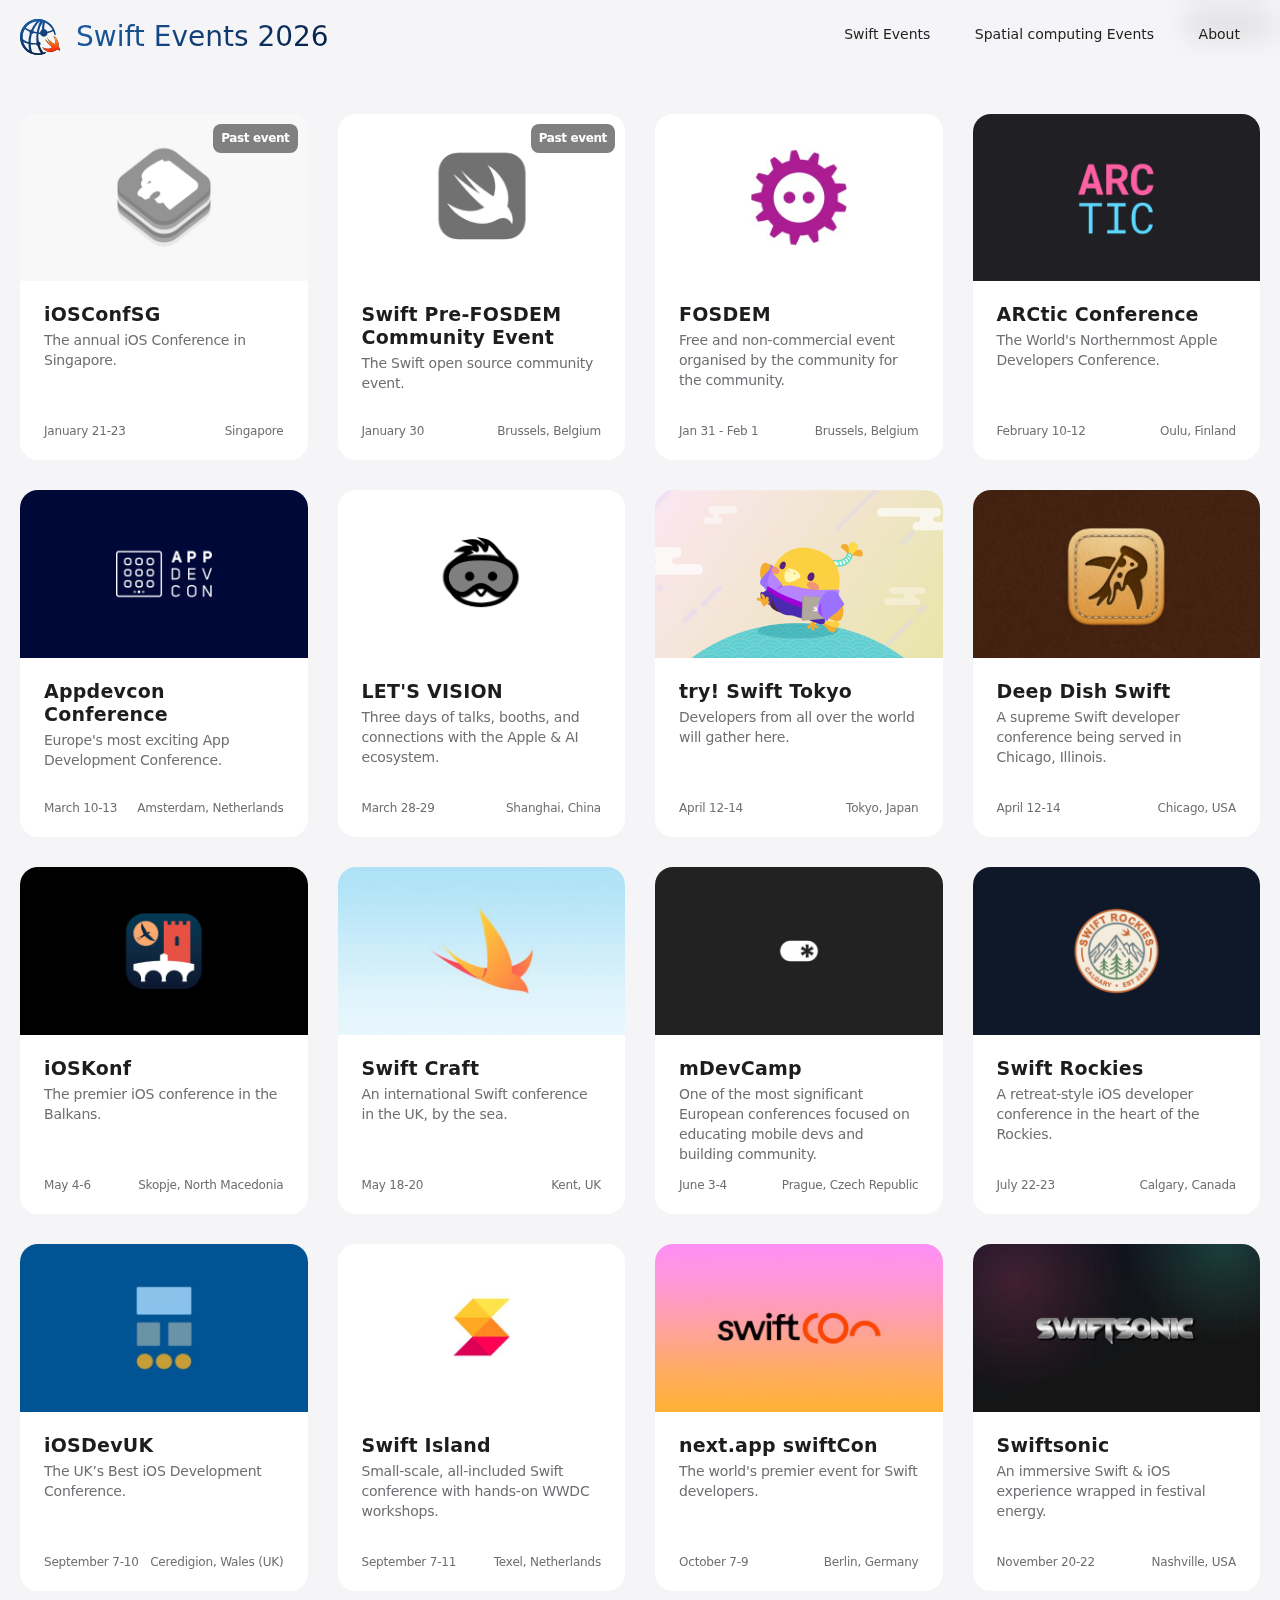
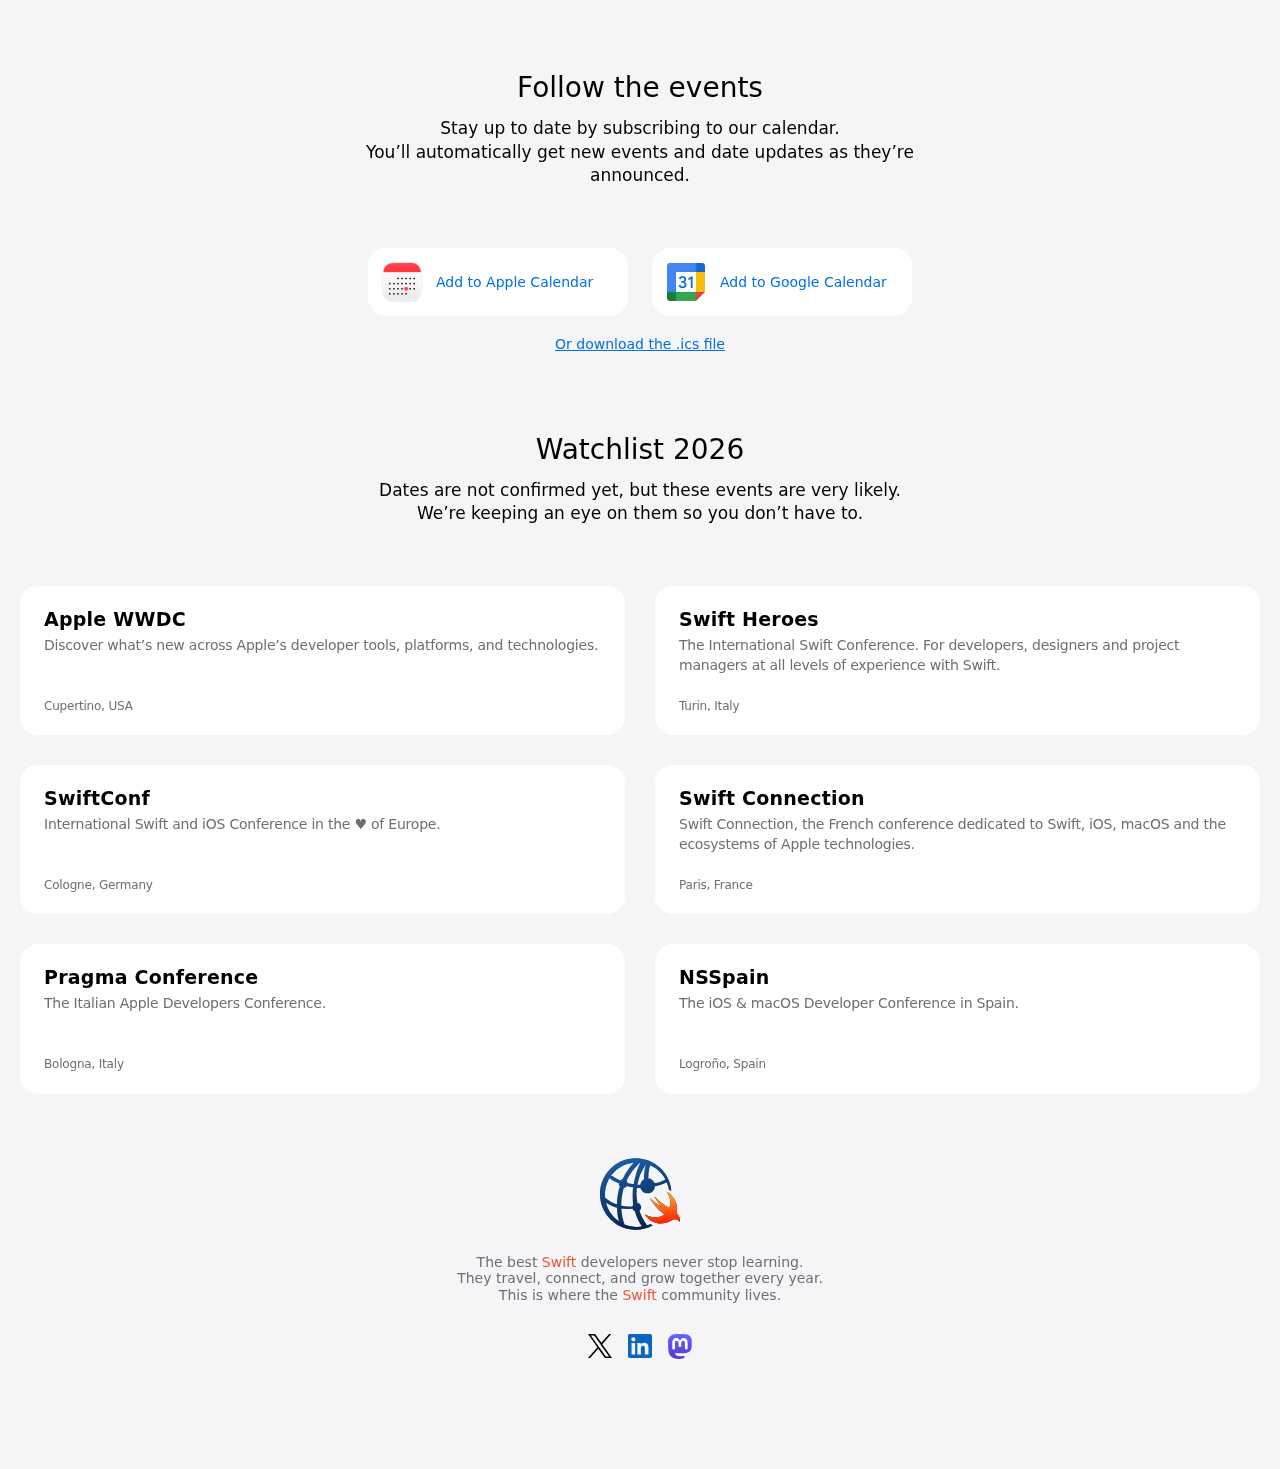
<file: index.html>
<!DOCTYPE html><!--  This site was created in Webflow. https://webflow.com  --><!--  Last Published: Fri Jan 30 2026 23:01:16 GMT+0000 (Coordinated Universal Time)  -->
<html data-wf-page="695d0206f249bdd163c12237" data-wf-site="695d0204f249bdd163c121ba">
<head>
  <meta charset="utf-8">
  <title>Swift Events</title>
  <meta content="Every Swift event. One place. Worldwide." name="description">
  <meta content="Swift Events" property="og:title">
  <meta content="Every Swift event. One place. Worldwide." property="og:description">
  <meta content="https://cdn.prod.website-files.com/695d0204f249bdd163c121ba/69721959154c18bae000eb5a_Swift%20Events.png" property="og:image">
  <meta content="Swift Events" property="twitter:title">
  <meta content="Every Swift event. One place. Worldwide." property="twitter:description">
  <meta property="og:type" content="website">
  <meta content="summary_large_image" name="twitter:card">
  <meta content="width=device-width, initial-scale=1" name="viewport">
  <meta content="Webflow" name="generator">
  <link href="css/normalize.css" rel="stylesheet" type="text/css">
  <link href="css/webflow.css" rel="stylesheet" type="text/css">
  <link href="css/swiftevents-dev.webflow.css" rel="stylesheet" type="text/css">
  <style>@media (min-width:992px) {html.w-mod-js:not(.w-mod-ix) [data-w-id="8a19cbbe-0528-cd7a-0a41-ecea8d841038"] {-webkit-transform:translate3d(0, 0, 0) scale3d(1, 1, 1) rotateX(0) rotateY(0) rotateZ(0) skew(0, 0);-moz-transform:translate3d(0, 0, 0) scale3d(1, 1, 1) rotateX(0) rotateY(0) rotateZ(0) skew(0, 0);-ms-transform:translate3d(0, 0, 0) scale3d(1, 1, 1) rotateX(0) rotateY(0) rotateZ(0) skew(0, 0);transform:translate3d(0, 0, 0) scale3d(1, 1, 1) rotateX(0) rotateY(0) rotateZ(0) skew(0, 0);}}</style>
  <script type="text/javascript">!function(o,c){var n=c.documentElement,t=" w-mod-";n.className+=t+"js",("ontouchstart"in o||o.DocumentTouch&&c instanceof DocumentTouch)&&(n.className+=t+"touch")}(window,document);</script>
  <link href="images/favicon.png" rel="shortcut icon" type="image/x-icon">
  <link href="images/webclip.png" rel="apple-touch-icon">
  <script async="" src="https://www.googletagmanager.com/gtag/js?id=G-WKBP14BT8X"></script>
  <script type="text/javascript">window.dataLayer = window.dataLayer || [];function gtag(){dataLayer.push(arguments);}gtag('set', 'developer_id.dZGVlNj', true);gtag('js', new Date());gtag('config', 'G-WKBP14BT8X');</script>
</head>
<body class="conference-body">
  <div data-animation="default" data-collapse="medium" data-duration="400" data-easing="ease" data-easing2="ease" role="banner" class="navbar w-nav">
    <div class="conferences-container navigation w-container">
      <a aria-label="Swift Events 2026" href="https://swiftevents.dev/" class="conference-brand w-nav-brand"><img src="images/Swift-Events.svg" loading="lazy" alt="Swift Events logo" class="image">
        <h1 class="heading">Swift Events 2026</h1>
      </a>
      <nav role="navigation" class="nav-menu w-nav-menu">
        <a href="https://swiftevents.dev/" class="conference-nav-link w-nav-link">Swift Events</a>
        <a href="https://swiftevents.dev/spatial-computing-events" class="conference-nav-link w-nav-link">Spatial computing Events</a>
        <a href="https://swiftevents.dev/about" class="conference-nav-link w-nav-link">About</a>
      </nav>
      <div class="menu-button w-nav-button">
        <div class="w-icon-nav-menu"></div>
      </div>
    </div>
  </div>
  <section>
    <div class="w-layout-blockcontainer conferences-container w-container">
      <div class="w-layout-grid conference-grid">
        <a aria-label="iOSConfSG. The annual iOS Conference in Singapore. Date: 21 to 23 January 2026. Location: Singapore. Past event. Opens the event website." data-w-id="a4328b88-dedf-fb77-b518-15bb514bc881" href="https://www.iosconf.sg" target="_blank" class="conference past w-inline-block">
          <div class="conference-image-container"><img src="images/iOSConfSG.png" loading="lazy" data-w-id="8a19cbbe-0528-cd7a-0a41-ecea8d841038" sizes="(max-width: 600px) 100vw, 600px" alt="" srcset="images/iOSConfSG-p-500.png 500w, images/iOSConfSG.png 600w" class="conference-image"></div>
          <div class="conference-info">
            <div class="conference-name-description">
              <div class="conference-name">iOSConfSG</div>
              <div class="conference-description">The annual iOS Conference in Singapore.</div>
            </div>
            <div class="conference-date-place">
              <div class="w-embed">
                <div class="conference-date">
                  <time datetime="2026-01-21">January 21</time>-<time datetime="2026-01-23">23</time>
                </div>
              </div>
              <div class="conference-place">Singapore</div>
            </div>
          </div>
          <div class="past-event-tag">Past event</div>
        </a>
        <a aria-label="Swift Pre-FOSDEM Community Event. The Swift open source community event. Date: 30 January 2026. Location: Brussels, Belgium. Opens the event website." data-w-id="418da639-9983-6a66-e054-450ca0233efe" href="https://swiftlang.github.io/event-fosdem/" target="_blank" class="conference past w-inline-block">
          <div class="conference-image-container"><img src="images/placeholder.png" loading="lazy" style="-webkit-transform:translate3d(0, 0, 0) scale3d(1, 1, 1) rotateX(0) rotateY(0) rotateZ(0) skew(0, 0);-moz-transform:translate3d(0, 0, 0) scale3d(1, 1, 1) rotateX(0) rotateY(0) rotateZ(0) skew(0, 0);-ms-transform:translate3d(0, 0, 0) scale3d(1, 1, 1) rotateX(0) rotateY(0) rotateZ(0) skew(0, 0);transform:translate3d(0, 0, 0) scale3d(1, 1, 1) rotateX(0) rotateY(0) rotateZ(0) skew(0, 0)" sizes="(max-width: 600px) 100vw, 600px" alt="" srcset="images/placeholder-p-500.png 500w, images/placeholder.png 600w" class="conference-image"></div>
          <div class="conference-info">
            <div class="conference-name-description">
              <div class="conference-name">Swift Pre-FOSDEM Community Event</div>
              <div class="conference-description">The Swift open source community event.</div>
            </div>
            <div class="conference-date-place">
              <div class="w-embed">
                <div class="conference-date">
                  <time datetime="2026-01-30">January 30</time>
                </div>
              </div>
              <div class="conference-place">Brussels, Belgium</div>
            </div>
          </div>
          <div class="past-event-tag">Past event</div>
        </a>
        <a aria-label="FOSDEM. Free and non-commercial event organised by the community for the community. Date: 31 January to 1 February 2026. Location: Brussels, Belgium. Opens the event website." data-w-id="973a435a-394e-9625-bedc-64463e789905" href="https://fosdem.org/2026/" target="_blank" class="conference w-inline-block">
          <div class="conference-image-container"><img src="images/FOSDEM.png" loading="lazy" style="-webkit-transform:translate3d(0, 0, 0) scale3d(1, 1, 1) rotateX(0) rotateY(0) rotateZ(0) skew(0, 0);-moz-transform:translate3d(0, 0, 0) scale3d(1, 1, 1) rotateX(0) rotateY(0) rotateZ(0) skew(0, 0);-ms-transform:translate3d(0, 0, 0) scale3d(1, 1, 1) rotateX(0) rotateY(0) rotateZ(0) skew(0, 0);transform:translate3d(0, 0, 0) scale3d(1, 1, 1) rotateX(0) rotateY(0) rotateZ(0) skew(0, 0)" sizes="(max-width: 600px) 100vw, 600px" alt="" srcset="images/FOSDEM-p-500.png 500w, images/FOSDEM.png 600w" class="conference-image"></div>
          <div class="conference-info">
            <div class="conference-name-description">
              <div class="conference-name">FOSDEM</div>
              <div class="conference-description">Free and non-commercial event organised by the community for the community.</div>
            </div>
            <div class="conference-date-place">
              <div class="w-embed">
                <div class="conference-date">
                  <time datetime="2026-01-31">Jan 31</time> - <time datetime="2026-02-01">Feb 1</time>
                </div>
              </div>
              <div class="conference-place">Brussels, Belgium</div>
            </div>
          </div>
          <div class="past-event-tag">Past event</div>
        </a>
        <a aria-label="ARCtic Conference. The World&#x27;s Northenmost Apple Developers Conference. Date: 10 to 12 February 2026. Location: Oulu, Finland. Opens the event website." data-w-id="ad676bdd-82b4-fc92-7d70-7c9d65e165f3" href="https://arcticonference.com" target="_blank" class="conference w-inline-block">
          <div class="conference-image-container"><img src="images/ARCtic.png" loading="lazy" style="-webkit-transform:translate3d(0, 0, 0) scale3d(1, 1, 1) rotateX(0) rotateY(0) rotateZ(0) skew(0, 0);-moz-transform:translate3d(0, 0, 0) scale3d(1, 1, 1) rotateX(0) rotateY(0) rotateZ(0) skew(0, 0);-ms-transform:translate3d(0, 0, 0) scale3d(1, 1, 1) rotateX(0) rotateY(0) rotateZ(0) skew(0, 0);transform:translate3d(0, 0, 0) scale3d(1, 1, 1) rotateX(0) rotateY(0) rotateZ(0) skew(0, 0)" sizes="(max-width: 600px) 100vw, 600px" alt="" srcset="images/ARCtic-p-500.png 500w, images/ARCtic.png 600w" class="conference-image"></div>
          <div class="conference-info">
            <div class="conference-name-description">
              <div class="conference-name">ARCtic Conference</div>
              <div class="conference-description">The World&#x27;s Northernmost Apple Developers Conference.</div>
            </div>
            <div class="conference-date-place">
              <div class="w-embed">
                <div class="conference-date">
                  <time datetime="2026-02-10">February 10</time>-<time datetime="2026-02-12">12</time>
                </div>
              </div>
              <div class="conference-place">Oulu, Finland</div>
            </div>
          </div>
          <div class="past-event-tag">Past event</div>
        </a>
        <a aria-label="Appdevcon Conference. Europe&#x27;s most exciting App Development Conference. Date: 10 to 13 March 2026. Location: Amsterdam, Netherlands. Opens the event website." data-w-id="559ed99a-8c08-3b1a-4043-8a1305654be3" href="https://appdevcon.nl" target="_blank" class="conference w-inline-block">
          <div class="conference-image-container"><img src="images/Appdevcon.png" loading="lazy" style="-webkit-transform:translate3d(0, 0, 0) scale3d(1, 1, 1) rotateX(0) rotateY(0) rotateZ(0) skew(0, 0);-moz-transform:translate3d(0, 0, 0) scale3d(1, 1, 1) rotateX(0) rotateY(0) rotateZ(0) skew(0, 0);-ms-transform:translate3d(0, 0, 0) scale3d(1, 1, 1) rotateX(0) rotateY(0) rotateZ(0) skew(0, 0);transform:translate3d(0, 0, 0) scale3d(1, 1, 1) rotateX(0) rotateY(0) rotateZ(0) skew(0, 0)" sizes="(max-width: 600px) 100vw, 600px" alt="" srcset="images/Appdevcon-p-500.png 500w, images/Appdevcon.png 600w" class="conference-image"></div>
          <div class="conference-info">
            <div class="conference-name-description">
              <div class="conference-name">Appdevcon Conference</div>
              <div class="conference-description">Europe&#x27;s most exciting App Development Conference.</div>
            </div>
            <div class="conference-date-place">
              <div class="w-embed">
                <div class="conference-date">
                  <time datetime="2026-03-10">March 10</time>-<time datetime="2026-03-13">13</time>
                </div>
              </div>
              <div class="conference-place">Amsterdam, Netherlands</div>
            </div>
          </div>
          <div class="past-event-tag">Past event</div>
        </a>
        <a aria-label="LET&#x27;S VISION. Three days of talks, booths, and connections with the Apple &amp; AI ecosystem. Date: 28 to 29 March 2026. Location: Shanghai, China. Opens the event website." data-w-id="51b69ba0-9e15-427f-910b-5710c2f14b3a" href="https://letsvision.swiftgg.team" target="_blank" class="conference w-inline-block">
          <div class="conference-image-container"><img src="images/letsvision.png" loading="lazy" style="-webkit-transform:translate3d(0, 0, 0) scale3d(1, 1, 1) rotateX(0) rotateY(0) rotateZ(0) skew(0, 0);-moz-transform:translate3d(0, 0, 0) scale3d(1, 1, 1) rotateX(0) rotateY(0) rotateZ(0) skew(0, 0);-ms-transform:translate3d(0, 0, 0) scale3d(1, 1, 1) rotateX(0) rotateY(0) rotateZ(0) skew(0, 0);transform:translate3d(0, 0, 0) scale3d(1, 1, 1) rotateX(0) rotateY(0) rotateZ(0) skew(0, 0)" sizes="(max-width: 600px) 100vw, 600px" alt="" srcset="images/letsvision-p-500.png 500w, images/letsvision.png 600w" class="conference-image"></div>
          <div class="conference-info">
            <div class="conference-name-description">
              <div class="conference-name">LET&#x27;S VISION</div>
              <div class="conference-description">Three days of talks, booths, and connections with the Apple &amp; AI ecosystem.</div>
            </div>
            <div class="conference-date-place">
              <div class="w-embed">
                <div class="conference-date">
                  <time datetime="2026-03-28">March 28</time>-<time datetime="2026-03-29">29</time>
                </div>
              </div>
              <div class="conference-place">Shanghai, China</div>
            </div>
          </div>
          <div class="past-event-tag">Past event</div>
        </a>
        <a aria-label="try! Swift Tokyo. Developers from all over the world will gather here. Date: 12 to 14 April 2026. Location: Tokyo, Japan. Opens the event website." data-w-id="ca573a97-82a4-1b31-c3f9-27f3002afcb9" href="https://tryswift.jp/en/" target="_blank" class="conference w-inline-block">
          <div class="conference-image-container"><img src="images/tryswifttokyo.png" loading="lazy" style="-webkit-transform:translate3d(0, 0, 0) scale3d(1, 1, 1) rotateX(0) rotateY(0) rotateZ(0) skew(0, 0);-moz-transform:translate3d(0, 0, 0) scale3d(1, 1, 1) rotateX(0) rotateY(0) rotateZ(0) skew(0, 0);-ms-transform:translate3d(0, 0, 0) scale3d(1, 1, 1) rotateX(0) rotateY(0) rotateZ(0) skew(0, 0);transform:translate3d(0, 0, 0) scale3d(1, 1, 1) rotateX(0) rotateY(0) rotateZ(0) skew(0, 0)" sizes="(max-width: 479px) 100vw, 288px" alt="" srcset="images/tryswifttokyo-p-500.png 500w, images/tryswifttokyo.png 600w" class="conference-image"></div>
          <div class="conference-info">
            <div class="conference-name-description">
              <div class="conference-name">try! Swift Tokyo</div>
              <div class="conference-description">Developers from all over the world will gather here.</div>
            </div>
            <div class="conference-date-place">
              <div class="w-embed">
                <div class="conference-date">
                  <time datetime="2026-04-12">April 12</time>-<time datetime="2026-04-14">14</time>
                </div>
              </div>
              <div class="conference-place">Tokyo, Japan</div>
            </div>
          </div>
          <div class="past-event-tag">Past event</div>
        </a>
        <a aria-label="Deep Dish Swift. A supreme Swift developer conference being served in Chicago, Illinois. Date: 12 to 14 April 2026. Location: Chicago, USA. Opens the event website." data-w-id="47022598-bfac-9c64-697c-852f159e46d9" href="https://deepdishswift.com" target="_blank" class="conference w-inline-block">
          <div class="conference-image-container"><img src="images/DeepDishSwift.jpg" loading="lazy" style="-webkit-transform:translate3d(0, 0, 0) scale3d(1, 1, 1) rotateX(0) rotateY(0) rotateZ(0) skew(0, 0);-moz-transform:translate3d(0, 0, 0) scale3d(1, 1, 1) rotateX(0) rotateY(0) rotateZ(0) skew(0, 0);-ms-transform:translate3d(0, 0, 0) scale3d(1, 1, 1) rotateX(0) rotateY(0) rotateZ(0) skew(0, 0);transform:translate3d(0, 0, 0) scale3d(1, 1, 1) rotateX(0) rotateY(0) rotateZ(0) skew(0, 0)" sizes="(max-width: 600px) 100vw, 600px" alt="" srcset="images/DeepDishSwift-p-500.jpg 500w, images/DeepDishSwift.jpg 600w" class="conference-image"></div>
          <div class="conference-info">
            <div class="conference-name-description">
              <div class="conference-name">Deep Dish Swift</div>
              <div class="conference-description">A supreme Swift developer conference being served in Chicago, Illinois.</div>
            </div>
            <div class="conference-date-place">
              <div class="w-embed">
                <div class="conference-date">
                  <time datetime="2026-04-12">April 12</time>-<time datetime="2026-04-14">14</time>
                </div>
              </div>
              <div class="conference-place">Chicago, USA</div>
            </div>
          </div>
          <div class="past-event-tag">Past event</div>
        </a>
        <a aria-label="iOSKonf. The premier iOS conference in the Balkans. Date: 4 to 6 May 2026. Location: Skopje, North Macedonia. Opens the event website." data-w-id="b1510a65-bfad-dd1d-5127-3c6b7c72d4f8" href="https://www.ioskonf.mk" target="_blank" class="conference w-inline-block">
          <div class="conference-image-container"><img src="images/iOSKonf.png" loading="lazy" style="-webkit-transform:translate3d(0, 0, 0) scale3d(1, 1, 1) rotateX(0) rotateY(0) rotateZ(0) skew(0, 0);-moz-transform:translate3d(0, 0, 0) scale3d(1, 1, 1) rotateX(0) rotateY(0) rotateZ(0) skew(0, 0);-ms-transform:translate3d(0, 0, 0) scale3d(1, 1, 1) rotateX(0) rotateY(0) rotateZ(0) skew(0, 0);transform:translate3d(0, 0, 0) scale3d(1, 1, 1) rotateX(0) rotateY(0) rotateZ(0) skew(0, 0)" sizes="(max-width: 600px) 100vw, 600px" alt="" srcset="images/iOSKonf-p-500.png 500w, images/iOSKonf.png 600w" class="conference-image"></div>
          <div class="conference-info">
            <div class="conference-name-description">
              <div class="conference-name">iOSKonf</div>
              <div class="conference-description">The premier iOS conference in the Balkans.</div>
            </div>
            <div class="conference-date-place">
              <div class="w-embed">
                <div class="conference-date">
                  <time datetime="2026-05-04">May 4</time>-<time datetime="2026-05-06">6</time>
                </div>
              </div>
              <div class="conference-place">Skopje, North Macedonia</div>
            </div>
          </div>
          <div class="past-event-tag">Past event</div>
        </a>
        <a aria-label="Swift Craft. An international Swift conference in the UK, by the sea. Date: 18 to 20 May 2026. Location: Kent, UK. Opens the event website." data-w-id="a99e9b7a-bcfb-5e28-0e02-781d4f66e4e4" href="https://swiftcraft.uk/" target="_blank" class="conference w-inline-block">
          <div class="conference-image-container"><img src="images/SwiftCraft.jpg" loading="lazy" style="-webkit-transform:translate3d(0, 0, 0) scale3d(1, 1, 1) rotateX(0) rotateY(0) rotateZ(0) skew(0, 0);-moz-transform:translate3d(0, 0, 0) scale3d(1, 1, 1) rotateX(0) rotateY(0) rotateZ(0) skew(0, 0);-ms-transform:translate3d(0, 0, 0) scale3d(1, 1, 1) rotateX(0) rotateY(0) rotateZ(0) skew(0, 0);transform:translate3d(0, 0, 0) scale3d(1, 1, 1) rotateX(0) rotateY(0) rotateZ(0) skew(0, 0)" sizes="(max-width: 600px) 100vw, 600px" alt="" srcset="images/SwiftCraft-p-500.jpg 500w, images/SwiftCraft.jpg 600w" class="conference-image"></div>
          <div class="conference-info">
            <div class="conference-name-description">
              <div class="conference-name">Swift Craft</div>
              <div class="conference-description">An international Swift conference in the UK, by the sea.</div>
            </div>
            <div class="conference-date-place">
              <div class="w-embed">
                <div class="conference-date">
                  <time datetime="2026-05-18">May 18</time>-<time datetime="2026-05-20">20</time>
                </div>
              </div>
              <div class="conference-place">Kent, UK</div>
            </div>
          </div>
          <div class="past-event-tag">Past event</div>
        </a>
        <a aria-label="mDevCamp. One of the most significant European conferences focused on educating mobile devs and building community. Date: 3 to 4 June 2026. Location: Prague, Czech Republic. Opens the event website." data-w-id="ecbf6f98-3a9f-0954-d5f1-066b49c8112e" href="https://mdevcamp.eu" target="_blank" class="conference w-inline-block">
          <div class="conference-image-container"><img src="images/mDevCamp.png" loading="lazy" style="-webkit-transform:translate3d(0, 0, 0) scale3d(1, 1, 1) rotateX(0) rotateY(0) rotateZ(0) skew(0, 0);-moz-transform:translate3d(0, 0, 0) scale3d(1, 1, 1) rotateX(0) rotateY(0) rotateZ(0) skew(0, 0);-ms-transform:translate3d(0, 0, 0) scale3d(1, 1, 1) rotateX(0) rotateY(0) rotateZ(0) skew(0, 0);transform:translate3d(0, 0, 0) scale3d(1, 1, 1) rotateX(0) rotateY(0) rotateZ(0) skew(0, 0)" sizes="(max-width: 600px) 100vw, 600px" alt="" srcset="images/mDevCamp-p-500.png 500w, images/mDevCamp.png 600w" class="conference-image"></div>
          <div class="conference-info">
            <div class="conference-name-description">
              <div class="conference-name">mDevCamp</div>
              <div class="conference-description">One of the most significant European conferences focused on educating mobile devs and building community.</div>
            </div>
            <div class="conference-date-place">
              <div class="w-embed">
                <div class="conference-date">
                  <time datetime="2026-06-03">June 3</time>-<time datetime="2026-06-04">4</time>
                </div>
              </div>
              <div class="conference-place">Prague, Czech Republic</div>
            </div>
          </div>
          <div class="past-event-tag">Past event</div>
        </a>
        <a aria-label="Swift Rockies. A retreat-style iOS developer conference in the heart of the Rockies. Date: 22 to 23 July 2026. Location: Calgary, Canada. Opens the event website." data-w-id="1ffe8031-b0a7-3441-2225-8ebe23879d0f" href="https://swiftrockies.com" target="_blank" class="conference w-inline-block">
          <div class="conference-image-container"><img src="images/SwiftRockies.png" loading="lazy" style="-webkit-transform:translate3d(0, 0, 0) scale3d(1, 1, 1) rotateX(0) rotateY(0) rotateZ(0) skew(0, 0);-moz-transform:translate3d(0, 0, 0) scale3d(1, 1, 1) rotateX(0) rotateY(0) rotateZ(0) skew(0, 0);-ms-transform:translate3d(0, 0, 0) scale3d(1, 1, 1) rotateX(0) rotateY(0) rotateZ(0) skew(0, 0);transform:translate3d(0, 0, 0) scale3d(1, 1, 1) rotateX(0) rotateY(0) rotateZ(0) skew(0, 0)" sizes="(max-width: 600px) 100vw, 600px" alt="" srcset="images/SwiftRockies-p-500.png 500w, images/SwiftRockies.png 600w" class="conference-image"></div>
          <div class="conference-info">
            <div class="conference-name-description">
              <div class="conference-name">Swift Rockies</div>
              <div class="conference-description">A retreat-style iOS developer conference in the heart of the Rockies.</div>
            </div>
            <div class="conference-date-place">
              <div class="w-embed">
                <div class="conference-date">
                  <time datetime="2026-07-22">July 22</time>-<time datetime="2026-07-23">23</time>
                </div>
              </div>
              <div class="conference-place">Calgary, Canada</div>
            </div>
          </div>
          <div class="past-event-tag">Past event</div>
        </a>
        <a aria-label="iOSDevUK. The UK&#x27;s Best iOS Development Conference. Date: 7 to 10 September 2026. Location: Ceredigion, Wales (UK). Opens the event website." data-w-id="51ff62ea-38bd-cc47-f068-9fd4315811f5" href="https://www.iosdevuk.com" target="_blank" class="conference w-inline-block">
          <div class="conference-image-container"><img src="images/iOSDevUK.png" loading="lazy" style="-webkit-transform:translate3d(0, 0, 0) scale3d(1, 1, 1) rotateX(0) rotateY(0) rotateZ(0) skew(0, 0);-moz-transform:translate3d(0, 0, 0) scale3d(1, 1, 1) rotateX(0) rotateY(0) rotateZ(0) skew(0, 0);-ms-transform:translate3d(0, 0, 0) scale3d(1, 1, 1) rotateX(0) rotateY(0) rotateZ(0) skew(0, 0);transform:translate3d(0, 0, 0) scale3d(1, 1, 1) rotateX(0) rotateY(0) rotateZ(0) skew(0, 0)" sizes="(max-width: 600px) 100vw, 600px" alt="" srcset="images/iOSDevUK-p-500.png 500w, images/iOSDevUK.png 600w" class="conference-image"></div>
          <div class="conference-info">
            <div class="conference-name-description">
              <div class="conference-name">iOSDevUK</div>
              <div class="conference-description">The UK’s Best iOS Development Conference.</div>
            </div>
            <div class="conference-date-place">
              <div class="w-embed">
                <div class="conference-date">
                  <time datetime="2026-09-07">September 7</time>-<time datetime="2026-09-10">10</time>
                </div>
              </div>
              <div class="conference-place">Ceredigion, Wales (UK)</div>
            </div>
          </div>
          <div class="past-event-tag">Past event</div>
        </a>
        <a aria-label="Swift Island. Small-scale, all-included Swift conference with hands-on WWDC workshops. Date: 7 to 11 September 2026. Location: Texel, Netherlands. Opens the event website." data-w-id="b09df455-a2e5-0e78-ebd5-cacabe495844" href="https://swiftisland.nl" target="_blank" class="conference w-inline-block">
          <div class="conference-image-container"><img src="images/SwiftIsland.png" loading="lazy" style="-webkit-transform:translate3d(0, 0, 0) scale3d(1, 1, 1) rotateX(0) rotateY(0) rotateZ(0) skew(0, 0);-moz-transform:translate3d(0, 0, 0) scale3d(1, 1, 1) rotateX(0) rotateY(0) rotateZ(0) skew(0, 0);-ms-transform:translate3d(0, 0, 0) scale3d(1, 1, 1) rotateX(0) rotateY(0) rotateZ(0) skew(0, 0);transform:translate3d(0, 0, 0) scale3d(1, 1, 1) rotateX(0) rotateY(0) rotateZ(0) skew(0, 0)" sizes="(max-width: 600px) 100vw, 600px" alt="" srcset="images/SwiftIsland-p-500.png 500w, images/SwiftIsland.png 600w" class="conference-image"></div>
          <div class="conference-info">
            <div class="conference-name-description">
              <div class="conference-name">Swift Island</div>
              <div class="conference-description">Small-scale, all-included Swift conference with hands-on WWDC workshops.</div>
            </div>
            <div class="conference-date-place">
              <div class="w-embed">
                <div class="conference-date">
                  <time datetime="2026-09-07">September 7</time>-<time datetime="2026-09-11">11</time>
                </div>
              </div>
              <div class="conference-place">Texel, Netherlands</div>
            </div>
          </div>
          <div class="past-event-tag">Past event</div>
        </a>
        <a aria-label="next.app swiftCon. The world&#x27;s premier event for Swift developers. Date: 7 to 9 October 2026. Location: Berlin, Germany. Opens the event website." data-w-id="e1c050df-5380-ec86-403d-da9abaeabb39" href="https://www.nextappcon.com/swiftcon" target="_blank" class="conference w-inline-block">
          <div class="conference-image-container"><img src="images/SwiftCon.jpg" loading="lazy" style="-webkit-transform:translate3d(0, 0, 0) scale3d(1, 1, 1) rotateX(0) rotateY(0) rotateZ(0) skew(0, 0);-moz-transform:translate3d(0, 0, 0) scale3d(1, 1, 1) rotateX(0) rotateY(0) rotateZ(0) skew(0, 0);-ms-transform:translate3d(0, 0, 0) scale3d(1, 1, 1) rotateX(0) rotateY(0) rotateZ(0) skew(0, 0);transform:translate3d(0, 0, 0) scale3d(1, 1, 1) rotateX(0) rotateY(0) rotateZ(0) skew(0, 0)" sizes="(max-width: 600px) 100vw, 600px" alt="" srcset="images/SwiftCon-p-500.jpg 500w, images/SwiftCon.jpg 600w" class="conference-image"></div>
          <div class="conference-info">
            <div class="conference-name-description">
              <div class="conference-name">next.app swiftCon</div>
              <div class="conference-description">The world&#x27;s premier event for Swift developers.</div>
            </div>
            <div class="conference-date-place">
              <div class="w-embed">
                <div class="conference-date">
                  <time datetime="2026-10-07">October 7</time>-<time datetime="2026-10-09">9</time>
                </div>
              </div>
              <div class="conference-place">Berlin, Germany</div>
            </div>
          </div>
          <div class="past-event-tag">Past event</div>
        </a>
        <a aria-label="Swiftsonic. An immersive Swift &amp; iOS experience wrapped in festival energy. Date: 20 to 22 November 2026. Location: Nashville, USA. Opens the event website." data-w-id="cc84a8fe-be8a-d4a0-a7f8-275c6d4827d7" href="https://swiftsonicconf.com" target="_blank" class="conference w-inline-block">
          <div class="conference-image-container"><img src="images/Swiftsonic.jpg" loading="lazy" style="-webkit-transform:translate3d(0, 0, 0) scale3d(1, 1, 1) rotateX(0) rotateY(0) rotateZ(0) skew(0, 0);-moz-transform:translate3d(0, 0, 0) scale3d(1, 1, 1) rotateX(0) rotateY(0) rotateZ(0) skew(0, 0);-ms-transform:translate3d(0, 0, 0) scale3d(1, 1, 1) rotateX(0) rotateY(0) rotateZ(0) skew(0, 0);transform:translate3d(0, 0, 0) scale3d(1, 1, 1) rotateX(0) rotateY(0) rotateZ(0) skew(0, 0)" sizes="(max-width: 600px) 100vw, 600px" alt="" srcset="images/Swiftsonic-p-500.jpg 500w, images/Swiftsonic.jpg 600w" class="conference-image"></div>
          <div class="conference-info">
            <div class="conference-name-description">
              <div class="conference-name">Swiftsonic</div>
              <div class="conference-description">An immersive Swift &amp; iOS experience wrapped in festival energy.</div>
            </div>
            <div class="conference-date-place">
              <div class="w-embed">
                <div class="conference-date">
                  <time datetime="2026-11-20">November 20</time>-<time datetime="2026-11-22">22</time>
                </div>
              </div>
              <div class="conference-place">Nashville, USA</div>
            </div>
          </div>
          <div class="past-event-tag">Past event</div>
        </a>
      </div>
    </div>
  </section>
  <section>
    <div class="w-layout-blockcontainer conferences-container w-container">
      <div aria-label="Follow the events. Stay up to date by subscribing to our calendar. You’ll automatically get new events and date updates as they’re announced." class="group-title-block">
        <h2 id="watchlist-title">Follow the events</h2>
        <div class="group-description">Stay up to date by subscribing to our calendar.<br>You’ll automatically get new events and date updates as they’re announced.</div>
      </div>
      <div class="calendar-links-container">
        <a href="webcal://swiftevents.dev/events.ics" class="calendar-subscribe-button w-inline-block"><img src="images/apple-calender.png" loading="lazy" width="48" alt="">
          <div>Add to Apple Calendar</div>
        </a>
        <a href="https://www.google.com/calendar/render?cid=webcal://swiftevents.dev/events.ics" target="_blank" class="calendar-subscribe-button w-inline-block"><img src="images/google-calender.png" loading="lazy" width="48" alt="">
          <div>Add to Google Calendar</div>
        </a>
      </div>
      <a href="https://swiftevents.dev/events.ics" class="calendar-download-link">Or download the .ics file</a>
    </div>
  </section>
  <section>
    <div class="w-layout-blockcontainer conferences-container w-container">
      <div aria-label="Watchlist 2026. Dates are not confirmed yet, but these events are very likely. We’re keeping an eye on them so you don’t have to." class="group-title-block">
        <h2 id="watchlist-title">Watchlist 2026</h2>
        <div class="group-description">Dates are not confirmed yet, but these events are very likely.<br>We’re keeping an eye on them so you don’t have to.</div>
      </div>
      <div class="w-layout-grid watchlist-grid">
        <a aria-label="Apple WWDC. Discover what’s new across Apple’s developer tools, platforms, and technologies. Location: Cupertino, USA. Opens the event website." href="https://developer.apple.com/wwdc/" target="_blank" class="watchlist-item w-inline-block">
          <div class="watchlist-title-description">
            <div class="conference-name">Apple WWDC</div>
            <div class="conference-description">Discover what’s new across Apple’s developer tools, platforms, and technologies.</div>
          </div>
          <div class="conference-date-place">
            <div class="conference-place">Cupertino, USA</div>
          </div>
        </a>
        <a aria-label="Swift Heroes. The International Swift Conference. For developers, designers and project managers at all levels of experience with Swift. Location: Turin, Italy. Opens the event website." href="https://swiftheroes.com/" target="_blank" class="watchlist-item w-inline-block">
          <div class="watchlist-title-description">
            <div class="conference-name">Swift Heroes</div>
            <div class="conference-description">The International Swift Conference. For developers, designers and project managers at all levels of experience with Swift.</div>
          </div>
          <div class="conference-date-place">
            <div class="conference-place">Turin, Italy</div>
          </div>
        </a>
        <a aria-label="SwiftConf. International Swift and iOS Conference in the ♥ of Europe. Location: Cologne, Germany. Opens the event website." href="https://swiftconf.com/" target="_blank" class="watchlist-item w-inline-block">
          <div class="watchlist-title-description">
            <div class="conference-name">SwiftConf</div>
            <div class="conference-description">International Swift and iOS Conference in the ♥ of Europe.</div>
          </div>
          <div class="conference-date-place">
            <div class="conference-place">Cologne, Germany</div>
          </div>
        </a>
        <a aria-label="Swift Connection. Swift Connection, the French conference dedicated to Swift, iOS, macOS and the ecosystems of Apple technologies. Location: Paris, France. Opens the event website." href="https://swiftconnection.io/" target="_blank" class="watchlist-item w-inline-block">
          <div class="watchlist-title-description">
            <div class="conference-name">Swift Connection</div>
            <div class="conference-description">Swift Connection, the French conference dedicated to Swift, iOS, macOS and the ecosystems of Apple technologies.</div>
          </div>
          <div class="conference-date-place">
            <div class="conference-place">Paris, France</div>
          </div>
        </a>
        <a aria-label="Pragma Conference. The Italian Apple Developers Conference. Location: Bologna, Italy. Opens the event website." href="https://www.pragmaconference.com" target="_blank" class="watchlist-item w-inline-block">
          <div class="watchlist-title-description">
            <div class="conference-name">Pragma Conference</div>
            <div class="conference-description">The Italian Apple Developers Conference.</div>
          </div>
          <div class="conference-date-place">
            <div class="conference-place">Bologna, Italy</div>
          </div>
        </a>
        <a aria-label="NSSpain. The iOS &amp; macOS Developer Conference in Spain. Location: Logroño, Spain. Opens the event website." href="https://nsspain.com/" target="_blank" class="watchlist-item w-inline-block">
          <div class="watchlist-title-description">
            <div class="conference-name">NSSpain</div>
            <div class="conference-description">The iOS &amp; macOS Developer Conference in Spain.</div>
          </div>
          <div class="conference-date-place">
            <div class="conference-place">Logroño, Spain</div>
          </div>
        </a>
      </div>
    </div>
  </section>
  <section>
    <div class="w-layout-blockcontainer conferences-container w-container">
      <div class="div-block"><img src="images/Swift-Events.svg" loading="lazy" alt="Swift Events logo" class="swift-logo">
        <div class="footer-copy">The best <strong class="swift-bold">Swift</strong> developers never stop learning.<br>They travel, connect, and grow together every year.<br>This is where the <strong class="swift-bold">Swift</strong> community lives.</div>
        <div class="social-links">
          <a href="https://x.com/SwiftEventsdev" target="_blank" class="w-inline-block"><img src="images/x-logo.svg" loading="lazy" alt="X" class="social-brand-icon"></a>
          <a href="https://www.linkedin.com/company/swiftevents-dev" target="_blank" class="w-inline-block"><img src="images/linkedin-icon-logo.svg" loading="lazy" alt="LinkedIn" class="social-brand-icon"></a>
          <a rel="me" href="https://mastodon.social/@swiftevents" target="_blank" class="w-inline-block"><img src="images/mastodon-icon-logo.svg" loading="lazy" alt="Mastodon" class="social-brand-icon"></a>
        </div>
      </div>
    </div>
  </section>
  <script src="https://d3e54v103j8qbb.cloudfront.net/js/jquery-3.5.1.min.dc5e7f18c8.js?site=695d0204f249bdd163c121ba" type="text/javascript" integrity="sha256-9/aliU8dGd2tb6OSsuzixeV4y/faTqgFtohetphbbj0=" crossorigin="anonymous"></script>
  <script src="js/webflow.js" type="text/javascript"></script>
</body>
</html>
</file>
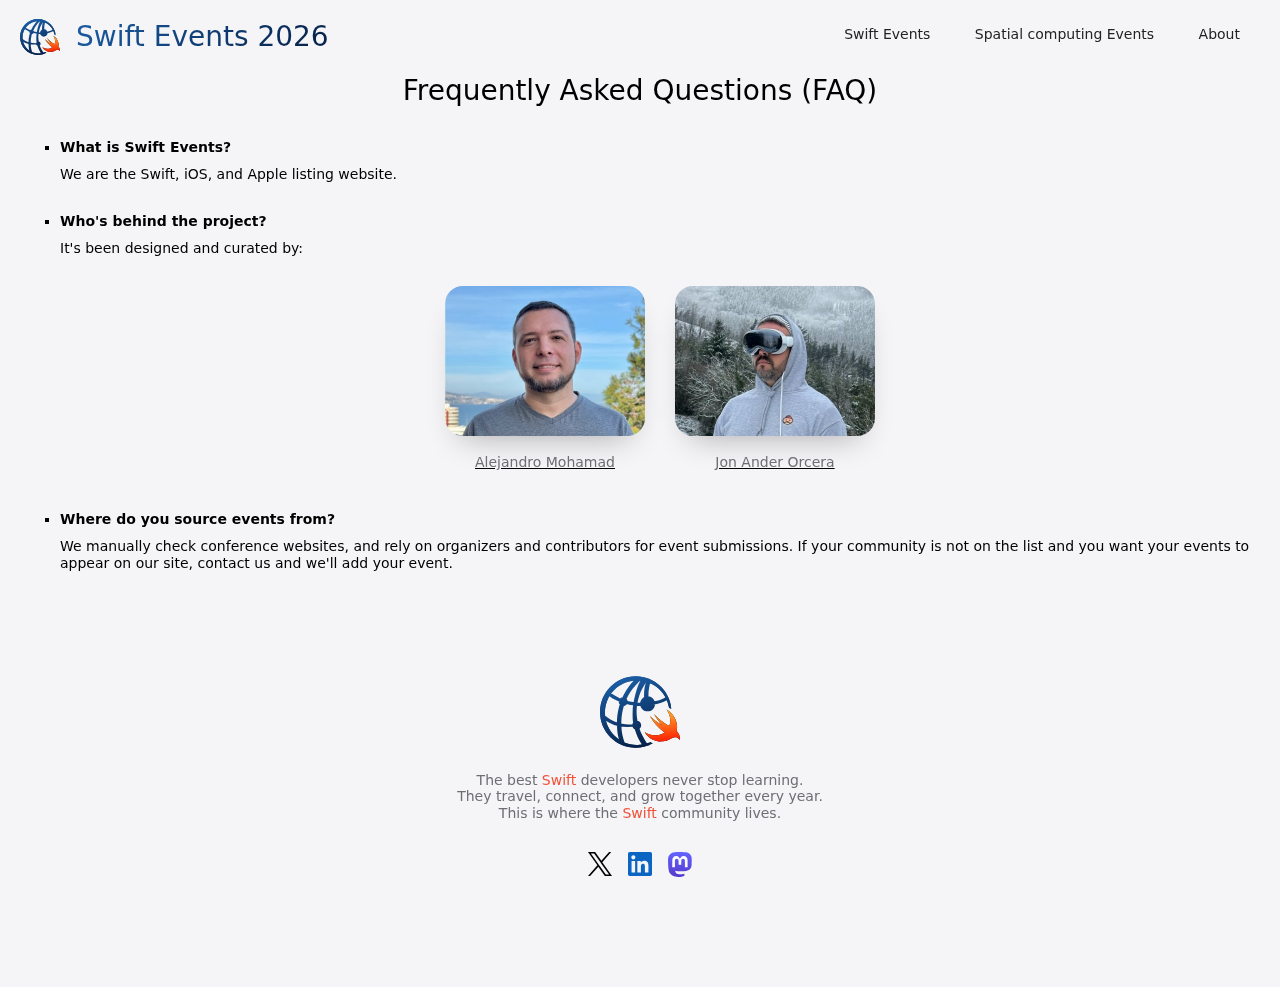
<file: about.html>
<!DOCTYPE html><!--  This site was created in Webflow. https://webflow.com  --><!--  Last Published: Fri Jan 30 2026 23:01:16 GMT+0000 (Coordinated Universal Time)  -->
<html data-wf-page="695e3ba7113fad0e98dde5fb" data-wf-site="695d0204f249bdd163c121ba">
<head>
  <meta charset="utf-8">
  <title>About</title>
  <meta content="About the project and some frequently asked questions." name="description">
  <meta content="About" property="og:title">
  <meta content="About the project and some frequently asked questions." property="og:description">
  <meta content="https://cdn.prod.website-files.com/695d0204f249bdd163c121ba/69721959154c18bae000eb5a_Swift%20Events.png" property="og:image">
  <meta content="About" property="twitter:title">
  <meta content="About the project and some frequently asked questions." property="twitter:description">
  <meta property="og:type" content="website">
  <meta content="summary_large_image" name="twitter:card">
  <meta content="width=device-width, initial-scale=1" name="viewport">
  <meta content="Webflow" name="generator">
  <link href="css/normalize.css" rel="stylesheet" type="text/css">
  <link href="css/webflow.css" rel="stylesheet" type="text/css">
  <link href="css/swiftevents-dev.webflow.css" rel="stylesheet" type="text/css">
  <script type="text/javascript">!function(o,c){var n=c.documentElement,t=" w-mod-";n.className+=t+"js",("ontouchstart"in o||o.DocumentTouch&&c instanceof DocumentTouch)&&(n.className+=t+"touch")}(window,document);</script>
  <link href="images/favicon.png" rel="shortcut icon" type="image/x-icon">
  <link href="images/webclip.png" rel="apple-touch-icon">
  <script async="" src="https://www.googletagmanager.com/gtag/js?id=G-WKBP14BT8X"></script>
  <script type="text/javascript">window.dataLayer = window.dataLayer || [];function gtag(){dataLayer.push(arguments);}gtag('set', 'developer_id.dZGVlNj', true);gtag('js', new Date());gtag('config', 'G-WKBP14BT8X');</script>
</head>
<body class="conference-body">
  <div data-animation="default" data-collapse="medium" data-duration="400" data-easing="ease" data-easing2="ease" role="banner" class="navbar w-nav">
    <div class="conferences-container navigation w-container">
      <a aria-label="Swift Events 2026" href="https://swiftevents.dev/" class="conference-brand w-nav-brand"><img src="images/Swift-Events.svg" loading="lazy" alt="Swift Events logo" class="image">
        <h1 class="heading">Swift Events 2026</h1>
      </a>
      <nav role="navigation" class="nav-menu w-nav-menu">
        <a href="https://swiftevents.dev/" class="conference-nav-link w-nav-link">Swift Events</a>
        <a href="https://swiftevents.dev/spatial-computing-events" class="conference-nav-link w-nav-link">Spatial computing Events</a>
        <a href="https://swiftevents.dev/about" class="conference-nav-link w-nav-link">About</a>
      </nav>
      <div class="menu-button w-nav-button">
        <div class="w-icon-nav-menu"></div>
      </div>
    </div>
  </div>
  <section>
    <div class="w-layout-blockcontainer conferences-container faq-container w-container">
      <h2>Frequently Asked Questions (FAQ)</h2>
      <ol role="list" class="faq-list">
        <li>
          <div class="faq-question">What is Swift Events?</div>
          <div class="faq-answer">We are the Swift, iOS, and Apple listing website.</div>
        </li>
        <li>
          <div class="faq-question">Who&#x27;s behind the project?</div>
          <div class="faq-answer">It&#x27;s been designed and curated by:</div>
          <div class="collaborators">
            <a href="https://www.linkedin.com/in/alemohamad/" target="_blank" class="collaborator w-inline-block"><img src="images/alemohamad.jpg" loading="lazy" width="200" alt="Alejandro Mohamad" class="collaborator-photo">
              <div class="faq-link">Alejandro Mohamad</div>
            </a>
            <a href="https://www.linkedin.com/in/jonanderorcera/" target="_blank" class="collaborator w-inline-block"><img src="images/jonanderorcera.jpg" loading="lazy" width="200" alt="Jon Ander Orcera" class="collaborator-photo">
              <div class="faq-link">Jon Ander Orcera</div>
            </a>
          </div>
        </li>
        <li>
          <div class="faq-question">Where do you source events from?</div>
          <div class="faq-answer">We manually check conference websites, and rely on organizers and contributors for event submissions. If your community is not on the list and you want your events to appear on our site, contact us and we&#x27;ll add your event.</div>
        </li>
      </ol>
    </div>
  </section>
  <section>
    <div class="w-layout-blockcontainer conferences-container w-container">
      <div class="div-block"><img src="images/Swift-Events.svg" loading="lazy" alt="Swift Events logo" class="swift-logo">
        <div class="footer-copy">The best <strong class="swift-bold">Swift</strong> developers never stop learning.<br>They travel, connect, and grow together every year.<br>This is where the <strong class="swift-bold">Swift</strong> community lives.</div>
        <div class="social-links">
          <a href="https://x.com/SwiftEventsdev" target="_blank" class="w-inline-block"><img src="images/x-logo.svg" loading="lazy" alt="X" class="social-brand-icon"></a>
          <a href="https://www.linkedin.com/company/swiftevents-dev" target="_blank" class="w-inline-block"><img src="images/linkedin-icon-logo.svg" loading="lazy" alt="LinkedIn" class="social-brand-icon"></a>
          <a rel="me" href="https://mastodon.social/@swiftevents" target="_blank" class="w-inline-block"><img src="images/mastodon-icon-logo.svg" loading="lazy" alt="Mastodon" class="social-brand-icon"></a>
        </div>
      </div>
    </div>
  </section>
  <script src="https://d3e54v103j8qbb.cloudfront.net/js/jquery-3.5.1.min.dc5e7f18c8.js?site=695d0204f249bdd163c121ba" type="text/javascript" integrity="sha256-9/aliU8dGd2tb6OSsuzixeV4y/faTqgFtohetphbbj0=" crossorigin="anonymous"></script>
  <script src="js/webflow.js" type="text/javascript"></script>
</body>
</html>
</file>
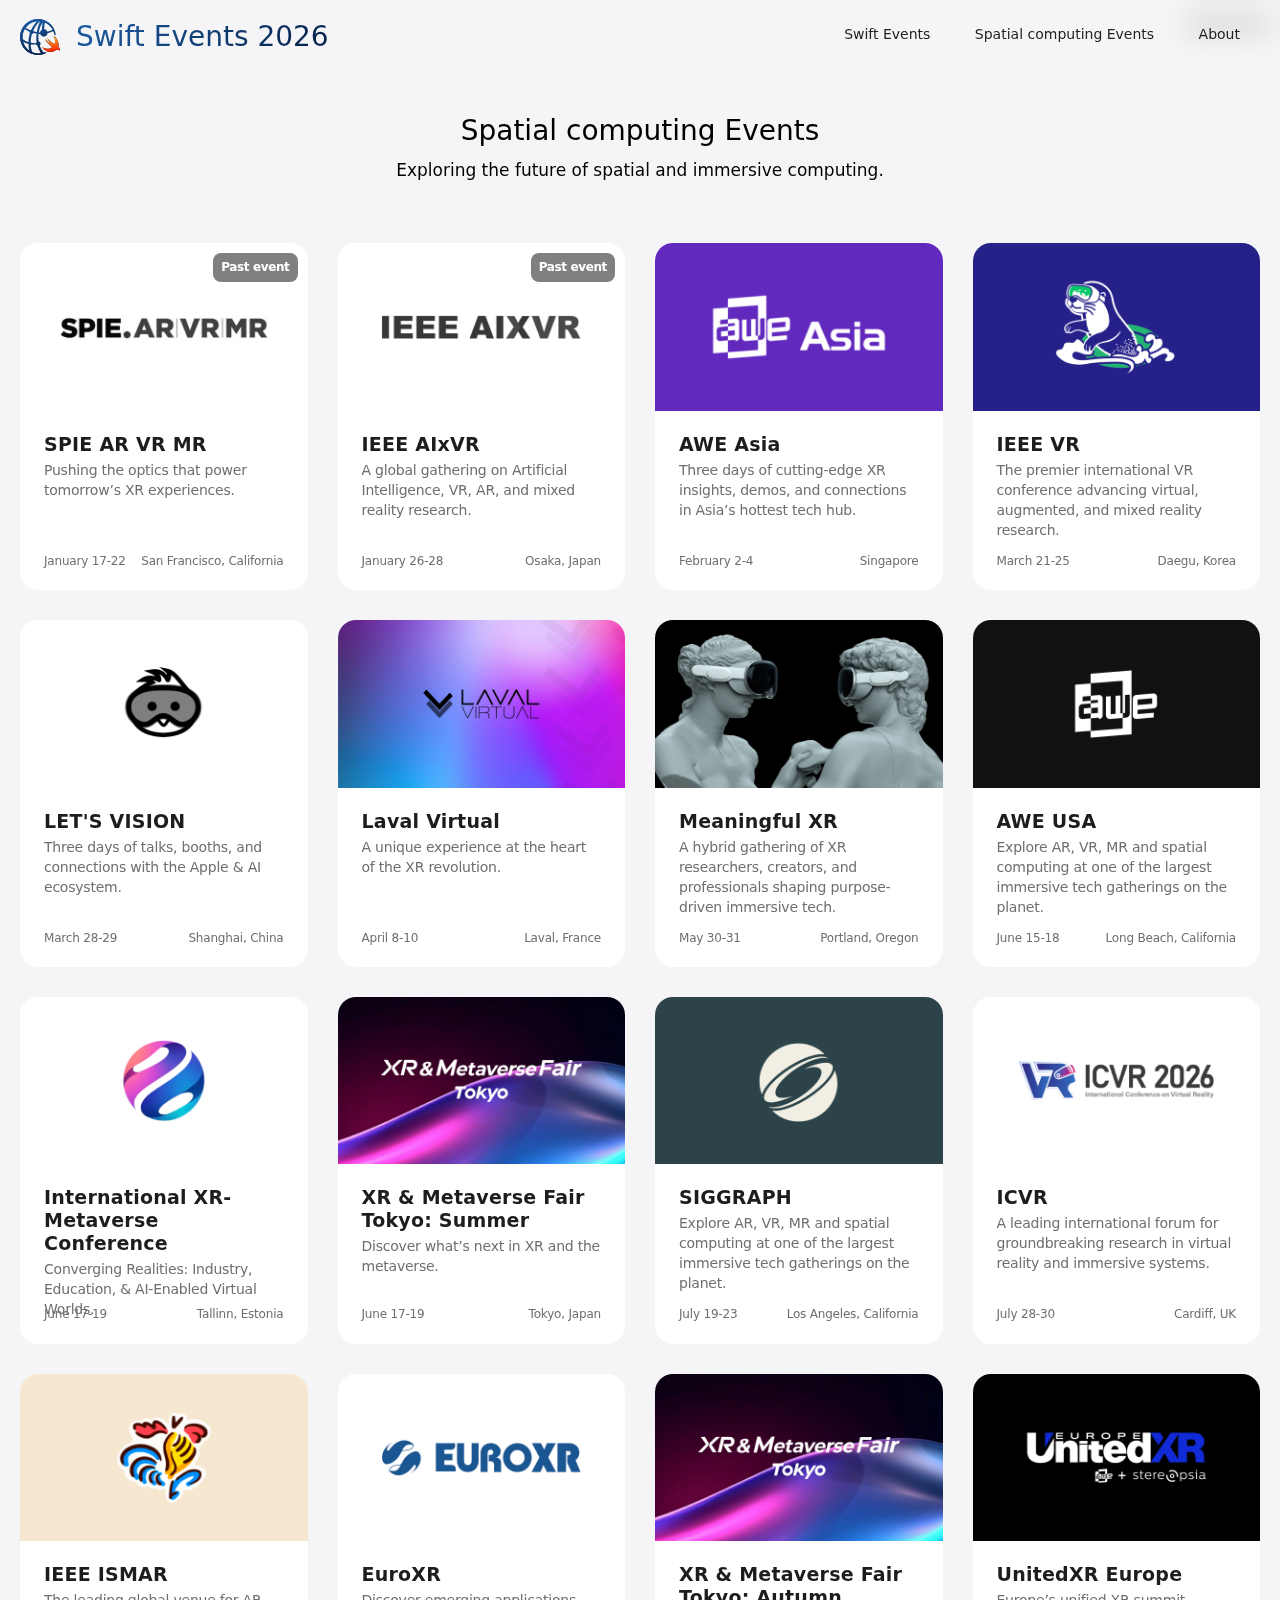
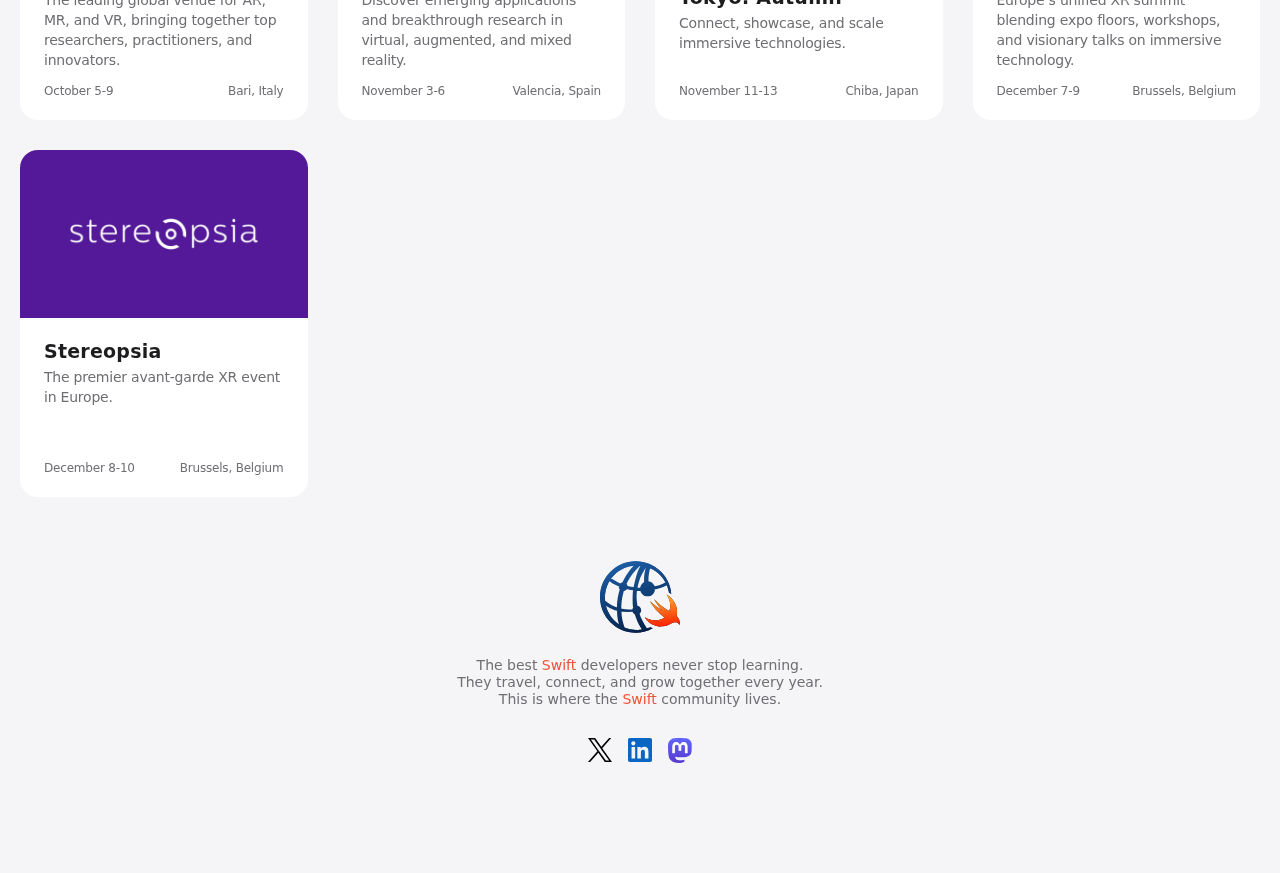
<file: spatial-computing-events.html>
<!DOCTYPE html><!--  This site was created in Webflow. https://webflow.com  --><!--  Last Published: Fri Jan 30 2026 23:01:16 GMT+0000 (Coordinated Universal Time)  -->
<html data-wf-page="697a5b71a5451b053d6de3dd" data-wf-site="695d0204f249bdd163c121ba">
<head>
  <meta charset="utf-8">
  <title>Spatial computing Events</title>
  <meta content="Exploring the future of spatial and immersive computing." name="description">
  <meta content="Spatial computing Events" property="og:title">
  <meta content="Exploring the future of spatial and immersive computing." property="og:description">
  <meta content="https://cdn.prod.website-files.com/695d0204f249bdd163c121ba/697b49f219a2759afbfd8af6_13ec49408e4aa6d916003d4d0f40353d_Swift%20Events%20XR%20Social.png" property="og:image">
  <meta content="Spatial computing Events" property="twitter:title">
  <meta content="Exploring the future of spatial and immersive computing." property="twitter:description">
  <meta property="og:type" content="website">
  <meta content="summary_large_image" name="twitter:card">
  <meta content="width=device-width, initial-scale=1" name="viewport">
  <meta content="Webflow" name="generator">
  <link href="css/normalize.css" rel="stylesheet" type="text/css">
  <link href="css/webflow.css" rel="stylesheet" type="text/css">
  <link href="css/swiftevents-dev.webflow.css" rel="stylesheet" type="text/css">
  <style>@media (min-width:992px) {html.w-mod-js:not(.w-mod-ix) [data-w-id="ca573a97-82a4-1b31-c3f9-27f3002afcbb"] {-webkit-transform:translate3d(0, 0, 0) scale3d(1, 1, 1) rotateX(0) rotateY(0) rotateZ(0) skew(0, 0);-moz-transform:translate3d(0, 0, 0) scale3d(1, 1, 1) rotateX(0) rotateY(0) rotateZ(0) skew(0, 0);-ms-transform:translate3d(0, 0, 0) scale3d(1, 1, 1) rotateX(0) rotateY(0) rotateZ(0) skew(0, 0);transform:translate3d(0, 0, 0) scale3d(1, 1, 1) rotateX(0) rotateY(0) rotateZ(0) skew(0, 0);}html.w-mod-js:not(.w-mod-ix) [data-w-id="275c4ba6-e2f4-8a85-569e-863bddd1dc4a"] {-webkit-transform:translate3d(0, 0, 0) scale3d(1, 1, 1) rotateX(0) rotateY(0) rotateZ(0) skew(0, 0);-moz-transform:translate3d(0, 0, 0) scale3d(1, 1, 1) rotateX(0) rotateY(0) rotateZ(0) skew(0, 0);-ms-transform:translate3d(0, 0, 0) scale3d(1, 1, 1) rotateX(0) rotateY(0) rotateZ(0) skew(0, 0);transform:translate3d(0, 0, 0) scale3d(1, 1, 1) rotateX(0) rotateY(0) rotateZ(0) skew(0, 0);}html.w-mod-js:not(.w-mod-ix) [data-w-id="2e655a63-b50b-365a-0036-57bd370058c7"] {-webkit-transform:translate3d(0, 0, 0) scale3d(1, 1, 1) rotateX(0) rotateY(0) rotateZ(0) skew(0, 0);-moz-transform:translate3d(0, 0, 0) scale3d(1, 1, 1) rotateX(0) rotateY(0) rotateZ(0) skew(0, 0);-ms-transform:translate3d(0, 0, 0) scale3d(1, 1, 1) rotateX(0) rotateY(0) rotateZ(0) skew(0, 0);transform:translate3d(0, 0, 0) scale3d(1, 1, 1) rotateX(0) rotateY(0) rotateZ(0) skew(0, 0);}html.w-mod-js:not(.w-mod-ix) [data-w-id="51b69ba0-9e15-427f-910b-5710c2f14b3c"] {-webkit-transform:translate3d(0, 0, 0) scale3d(1, 1, 1) rotateX(0) rotateY(0) rotateZ(0) skew(0, 0);-moz-transform:translate3d(0, 0, 0) scale3d(1, 1, 1) rotateX(0) rotateY(0) rotateZ(0) skew(0, 0);-ms-transform:translate3d(0, 0, 0) scale3d(1, 1, 1) rotateX(0) rotateY(0) rotateZ(0) skew(0, 0);transform:translate3d(0, 0, 0) scale3d(1, 1, 1) rotateX(0) rotateY(0) rotateZ(0) skew(0, 0);}html.w-mod-js:not(.w-mod-ix) [data-w-id="f0ec6fa9-5d30-41d2-56cb-b978ef4d401f"] {-webkit-transform:translate3d(0, 0, 0) scale3d(1, 1, 1) rotateX(0) rotateY(0) rotateZ(0) skew(0, 0);-moz-transform:translate3d(0, 0, 0) scale3d(1, 1, 1) rotateX(0) rotateY(0) rotateZ(0) skew(0, 0);-ms-transform:translate3d(0, 0, 0) scale3d(1, 1, 1) rotateX(0) rotateY(0) rotateZ(0) skew(0, 0);transform:translate3d(0, 0, 0) scale3d(1, 1, 1) rotateX(0) rotateY(0) rotateZ(0) skew(0, 0);}html.w-mod-js:not(.w-mod-ix) [data-w-id="7c2873dd-6c89-1d55-84b2-23f7b269af3e"] {-webkit-transform:translate3d(0, 0, 0) scale3d(1, 1, 1) rotateX(0) rotateY(0) rotateZ(0) skew(0, 0);-moz-transform:translate3d(0, 0, 0) scale3d(1, 1, 1) rotateX(0) rotateY(0) rotateZ(0) skew(0, 0);-ms-transform:translate3d(0, 0, 0) scale3d(1, 1, 1) rotateX(0) rotateY(0) rotateZ(0) skew(0, 0);transform:translate3d(0, 0, 0) scale3d(1, 1, 1) rotateX(0) rotateY(0) rotateZ(0) skew(0, 0);}html.w-mod-js:not(.w-mod-ix) [data-w-id="b80f7f74-57a3-90f3-8b0d-ebba6754ed98"] {-webkit-transform:translate3d(0, 0, 0) scale3d(1, 1, 1) rotateX(0) rotateY(0) rotateZ(0) skew(0, 0);-moz-transform:translate3d(0, 0, 0) scale3d(1, 1, 1) rotateX(0) rotateY(0) rotateZ(0) skew(0, 0);-ms-transform:translate3d(0, 0, 0) scale3d(1, 1, 1) rotateX(0) rotateY(0) rotateZ(0) skew(0, 0);transform:translate3d(0, 0, 0) scale3d(1, 1, 1) rotateX(0) rotateY(0) rotateZ(0) skew(0, 0);}html.w-mod-js:not(.w-mod-ix) [data-w-id="bdc6934f-4d7b-ec31-bbdb-d612084f4aaf"] {-webkit-transform:translate3d(0, 0, 0) scale3d(1, 1, 1) rotateX(0) rotateY(0) rotateZ(0) skew(0, 0);-moz-transform:translate3d(0, 0, 0) scale3d(1, 1, 1) rotateX(0) rotateY(0) rotateZ(0) skew(0, 0);-ms-transform:translate3d(0, 0, 0) scale3d(1, 1, 1) rotateX(0) rotateY(0) rotateZ(0) skew(0, 0);transform:translate3d(0, 0, 0) scale3d(1, 1, 1) rotateX(0) rotateY(0) rotateZ(0) skew(0, 0);}html.w-mod-js:not(.w-mod-ix) [data-w-id="9f0f0800-8a5b-5529-e313-b2e86bb0c1cc"] {-webkit-transform:translate3d(0, 0, 0) scale3d(1, 1, 1) rotateX(0) rotateY(0) rotateZ(0) skew(0, 0);-moz-transform:translate3d(0, 0, 0) scale3d(1, 1, 1) rotateX(0) rotateY(0) rotateZ(0) skew(0, 0);-ms-transform:translate3d(0, 0, 0) scale3d(1, 1, 1) rotateX(0) rotateY(0) rotateZ(0) skew(0, 0);transform:translate3d(0, 0, 0) scale3d(1, 1, 1) rotateX(0) rotateY(0) rotateZ(0) skew(0, 0);}html.w-mod-js:not(.w-mod-ix) [data-w-id="1377e1a9-9161-2cfb-2c40-a1c0deb7bbc6"] {-webkit-transform:translate3d(0, 0, 0) scale3d(1, 1, 1) rotateX(0) rotateY(0) rotateZ(0) skew(0, 0);-moz-transform:translate3d(0, 0, 0) scale3d(1, 1, 1) rotateX(0) rotateY(0) rotateZ(0) skew(0, 0);-ms-transform:translate3d(0, 0, 0) scale3d(1, 1, 1) rotateX(0) rotateY(0) rotateZ(0) skew(0, 0);transform:translate3d(0, 0, 0) scale3d(1, 1, 1) rotateX(0) rotateY(0) rotateZ(0) skew(0, 0);}html.w-mod-js:not(.w-mod-ix) [data-w-id="2b7250df-0e7a-c557-8d48-e901f5b913a6"] {-webkit-transform:translate3d(0, 0, 0) scale3d(1, 1, 1) rotateX(0) rotateY(0) rotateZ(0) skew(0, 0);-moz-transform:translate3d(0, 0, 0) scale3d(1, 1, 1) rotateX(0) rotateY(0) rotateZ(0) skew(0, 0);-ms-transform:translate3d(0, 0, 0) scale3d(1, 1, 1) rotateX(0) rotateY(0) rotateZ(0) skew(0, 0);transform:translate3d(0, 0, 0) scale3d(1, 1, 1) rotateX(0) rotateY(0) rotateZ(0) skew(0, 0);}html.w-mod-js:not(.w-mod-ix) [data-w-id="544fefc1-c949-cadf-69b5-9cb72767ac47"] {-webkit-transform:translate3d(0, 0, 0) scale3d(1, 1, 1) rotateX(0) rotateY(0) rotateZ(0) skew(0, 0);-moz-transform:translate3d(0, 0, 0) scale3d(1, 1, 1) rotateX(0) rotateY(0) rotateZ(0) skew(0, 0);-ms-transform:translate3d(0, 0, 0) scale3d(1, 1, 1) rotateX(0) rotateY(0) rotateZ(0) skew(0, 0);transform:translate3d(0, 0, 0) scale3d(1, 1, 1) rotateX(0) rotateY(0) rotateZ(0) skew(0, 0);}html.w-mod-js:not(.w-mod-ix) [data-w-id="c62a9f5d-329a-f7d4-4963-a91a9c841a87"] {-webkit-transform:translate3d(0, 0, 0) scale3d(1, 1, 1) rotateX(0) rotateY(0) rotateZ(0) skew(0, 0);-moz-transform:translate3d(0, 0, 0) scale3d(1, 1, 1) rotateX(0) rotateY(0) rotateZ(0) skew(0, 0);-ms-transform:translate3d(0, 0, 0) scale3d(1, 1, 1) rotateX(0) rotateY(0) rotateZ(0) skew(0, 0);transform:translate3d(0, 0, 0) scale3d(1, 1, 1) rotateX(0) rotateY(0) rotateZ(0) skew(0, 0);}html.w-mod-js:not(.w-mod-ix) [data-w-id="50c83fc1-324d-325a-70d7-331b4579155d"] {-webkit-transform:translate3d(0, 0, 0) scale3d(1, 1, 1) rotateX(0) rotateY(0) rotateZ(0) skew(0, 0);-moz-transform:translate3d(0, 0, 0) scale3d(1, 1, 1) rotateX(0) rotateY(0) rotateZ(0) skew(0, 0);-ms-transform:translate3d(0, 0, 0) scale3d(1, 1, 1) rotateX(0) rotateY(0) rotateZ(0) skew(0, 0);transform:translate3d(0, 0, 0) scale3d(1, 1, 1) rotateX(0) rotateY(0) rotateZ(0) skew(0, 0);}html.w-mod-js:not(.w-mod-ix) [data-w-id="5c829298-77d6-a8d9-3731-0fbd7d99024a"] {-webkit-transform:translate3d(0, 0, 0) scale3d(1, 1, 1) rotateX(0) rotateY(0) rotateZ(0) skew(0, 0);-moz-transform:translate3d(0, 0, 0) scale3d(1, 1, 1) rotateX(0) rotateY(0) rotateZ(0) skew(0, 0);-ms-transform:translate3d(0, 0, 0) scale3d(1, 1, 1) rotateX(0) rotateY(0) rotateZ(0) skew(0, 0);transform:translate3d(0, 0, 0) scale3d(1, 1, 1) rotateX(0) rotateY(0) rotateZ(0) skew(0, 0);}html.w-mod-js:not(.w-mod-ix) [data-w-id="39d1902a-4b21-5a9c-ecf0-847dc81f5159"] {-webkit-transform:translate3d(0, 0, 0) scale3d(1, 1, 1) rotateX(0) rotateY(0) rotateZ(0) skew(0, 0);-moz-transform:translate3d(0, 0, 0) scale3d(1, 1, 1) rotateX(0) rotateY(0) rotateZ(0) skew(0, 0);-ms-transform:translate3d(0, 0, 0) scale3d(1, 1, 1) rotateX(0) rotateY(0) rotateZ(0) skew(0, 0);transform:translate3d(0, 0, 0) scale3d(1, 1, 1) rotateX(0) rotateY(0) rotateZ(0) skew(0, 0);}html.w-mod-js:not(.w-mod-ix) [data-w-id="bb21d98a-1d9a-9997-8d76-ea9faf681981"] {-webkit-transform:translate3d(0, 0, 0) scale3d(1, 1, 1) rotateX(0) rotateY(0) rotateZ(0) skew(0, 0);-moz-transform:translate3d(0, 0, 0) scale3d(1, 1, 1) rotateX(0) rotateY(0) rotateZ(0) skew(0, 0);-ms-transform:translate3d(0, 0, 0) scale3d(1, 1, 1) rotateX(0) rotateY(0) rotateZ(0) skew(0, 0);transform:translate3d(0, 0, 0) scale3d(1, 1, 1) rotateX(0) rotateY(0) rotateZ(0) skew(0, 0);}}</style>
  <script type="text/javascript">!function(o,c){var n=c.documentElement,t=" w-mod-";n.className+=t+"js",("ontouchstart"in o||o.DocumentTouch&&c instanceof DocumentTouch)&&(n.className+=t+"touch")}(window,document);</script>
  <link href="images/favicon.png" rel="shortcut icon" type="image/x-icon">
  <link href="images/webclip.png" rel="apple-touch-icon">
  <script async="" src="https://www.googletagmanager.com/gtag/js?id=G-WKBP14BT8X"></script>
  <script type="text/javascript">window.dataLayer = window.dataLayer || [];function gtag(){dataLayer.push(arguments);}gtag('set', 'developer_id.dZGVlNj', true);gtag('js', new Date());gtag('config', 'G-WKBP14BT8X');</script>
</head>
<body class="conference-body">
  <div data-animation="default" data-collapse="medium" data-duration="400" data-easing="ease" data-easing2="ease" role="banner" class="navbar w-nav">
    <div class="conferences-container navigation w-container">
      <a aria-label="Swift Events 2026" href="https://swiftevents.dev/" class="conference-brand w-nav-brand"><img src="images/Swift-Events.svg" loading="lazy" alt="Swift Events logo" class="image">
        <h1 class="heading">Swift Events 2026</h1>
      </a>
      <nav role="navigation" class="nav-menu w-nav-menu">
        <a href="https://swiftevents.dev/" class="conference-nav-link w-nav-link">Swift Events</a>
        <a href="https://swiftevents.dev/spatial-computing-events" class="conference-nav-link w-nav-link">Spatial computing Events</a>
        <a href="https://swiftevents.dev/about" class="conference-nav-link w-nav-link">About</a>
      </nav>
      <div class="menu-button w-nav-button">
        <div class="w-icon-nav-menu"></div>
      </div>
    </div>
  </div>
  <section>
    <div class="w-layout-blockcontainer conferences-container w-container">
      <div aria-label="Spatial computing Events. Exploring the future of spatial and immersive computing." class="group-title-block">
        <h2 id="watchlist-title">Spatial computing Events</h2>
        <div class="group-description">Exploring the future of spatial and immersive computing.</div>
      </div>
      <div class="w-layout-grid conference-grid">
        <a aria-label="SPIE AR VR MR. Pushing the optics that power tomorrow’s XR experiences. Date: 17 to 22 January 2026. Location: San Francisco, California. Opens the event website." data-w-id="ca573a97-82a4-1b31-c3f9-27f3002afcb9" href="https://spie.org/conferences-and-exhibitions/photonics-west/program/conferences/ar-vr-mr" target="_blank" class="conference past w-inline-block">
          <div class="conference-image-container"><img src="images/SPIE-AR-VR-MR.png" loading="lazy" data-w-id="ca573a97-82a4-1b31-c3f9-27f3002afcbb" sizes="(max-width: 600px) 100vw, 600px" alt="" srcset="images/SPIE-AR-VR-MR-p-500.png 500w, images/SPIE-AR-VR-MR.png 600w" class="conference-image"></div>
          <div class="conference-info">
            <div class="conference-name-description">
              <div class="conference-name">SPIE AR VR MR</div>
              <div class="conference-description">Pushing the optics that power tomorrow’s XR experiences.</div>
            </div>
            <div class="conference-date-place">
              <div class="w-embed">
                <div class="conference-date">
                  <time datetime="2026-01-17">January 17</time>-<time datetime="2026-01-22">22</time>
                </div>
              </div>
              <div class="conference-place">San Francisco, California</div>
            </div>
          </div>
          <div class="past-event-tag">Past event</div>
        </a>
        <a aria-label="IEEE AIxVR. A global gathering on Artificial Intelligence, VR, AR, and mixed reality research. Date: 26 to 28 January 2026. Location: Osaka, Japan. Opens the event website." data-w-id="bb21d98a-1d9a-9997-8d76-ea9faf68197f" href="https://aivr.science.uu.nl/2026/" target="_blank" class="conference past w-inline-block">
          <div class="conference-image-container"><img src="images/IEEE-AIxVR.png" loading="lazy" data-w-id="bb21d98a-1d9a-9997-8d76-ea9faf681981" sizes="(max-width: 600px) 100vw, 600px" alt="" srcset="images/IEEE-AIxVR-p-500.png 500w, images/IEEE-AIxVR.png 600w" class="conference-image"></div>
          <div class="conference-info">
            <div class="conference-name-description">
              <div class="conference-name">IEEE AIxVR</div>
              <div class="conference-description">A global gathering on Artificial Intelligence, VR, AR, and mixed reality research.</div>
            </div>
            <div class="conference-date-place">
              <div class="w-embed">
                <div class="conference-date">
                  <time datetime="2026-01-26">January 26</time>-<time datetime="2026-01-28">28</time>
                </div>
              </div>
              <div class="conference-place">Osaka, Japan</div>
            </div>
          </div>
          <div class="past-event-tag">Past event</div>
        </a>
        <a aria-label="AWE Asia. Three days of cutting-edge XR insights, demos, and connections in Asia’s hottest tech hub. Date: 2 to 4 February 2026. Location: Singapore. Opens the event website." data-w-id="275c4ba6-e2f4-8a85-569e-863bddd1dc48" href="https://www.aweasia.com/" target="_blank" class="conference w-inline-block">
          <div class="conference-image-container"><img src="images/AWE-Asia.png" loading="lazy" data-w-id="275c4ba6-e2f4-8a85-569e-863bddd1dc4a" sizes="(max-width: 600px) 100vw, 600px" alt="" srcset="images/AWE-Asia-p-500.png 500w, images/AWE-Asia.png 600w" class="conference-image"></div>
          <div class="conference-info">
            <div class="conference-name-description">
              <div class="conference-name">AWE Asia</div>
              <div class="conference-description">Three days of cutting-edge XR insights, demos, and connections in Asia’s hottest tech hub.</div>
            </div>
            <div class="conference-date-place">
              <div class="w-embed">
                <div class="conference-date">
                  <time datetime="2026-02-02">February 2</time>-<time datetime="2026-02-04">4</time>
                </div>
              </div>
              <div class="conference-place">Singapore</div>
            </div>
          </div>
          <div class="past-event-tag">Past event</div>
        </a>
        <a aria-label="IEEE VR. The premier international VR conference advancing virtual, augmented, and mixed reality research. Date: 21 to 25 March 2026. Location: Daegu, Korea. Opens the event website." data-w-id="2e655a63-b50b-365a-0036-57bd370058c5" href="https://ieeevr.org/2026/" target="_blank" class="conference w-inline-block">
          <div class="conference-image-container"><img src="images/IEEE-VR.png" loading="lazy" data-w-id="2e655a63-b50b-365a-0036-57bd370058c7" sizes="(max-width: 600px) 100vw, 600px" alt="" srcset="images/IEEE-VR-p-500.png 500w, images/IEEE-VR.png 600w" class="conference-image"></div>
          <div class="conference-info">
            <div class="conference-name-description">
              <div class="conference-name">IEEE VR</div>
              <div class="conference-description">The premier international VR conference advancing virtual, augmented, and mixed reality research.</div>
            </div>
            <div class="conference-date-place">
              <div class="w-embed">
                <div class="conference-date">
                  <time datetime="2026-03-21">March 21</time>-<time datetime="2026-03-25">25</time>
                </div>
              </div>
              <div class="conference-place">Daegu, Korea</div>
            </div>
          </div>
          <div class="past-event-tag">Past event</div>
        </a>
        <a aria-label="LET&#x27;S VISION. Three days of talks, booths, and connections with the Apple &amp; AI ecosystem. Date: 28 to 29 March 2026. Location: Shanghai, China. Opens the event website." data-w-id="51b69ba0-9e15-427f-910b-5710c2f14b3a" href="https://letsvision.swiftgg.team" target="_blank" class="conference w-inline-block">
          <div class="conference-image-container"><img src="images/letsvision.png" loading="lazy" data-w-id="51b69ba0-9e15-427f-910b-5710c2f14b3c" sizes="(max-width: 600px) 100vw, 600px" alt="" srcset="images/letsvision-p-500.png 500w, images/letsvision.png 600w" class="conference-image"></div>
          <div class="conference-info">
            <div class="conference-name-description">
              <div class="conference-name">LET&#x27;S VISION</div>
              <div class="conference-description">Three days of talks, booths, and connections with the Apple &amp; AI ecosystem.</div>
            </div>
            <div class="conference-date-place">
              <div class="w-embed">
                <div class="conference-date">
                  <time datetime="2026-03-28">March 28</time>-<time datetime="2026-03-29">29</time>
                </div>
              </div>
              <div class="conference-place">Shanghai, China</div>
            </div>
          </div>
          <div class="past-event-tag">Past event</div>
        </a>
        <a aria-label="Laval Virtual. A unique experience at the heart of the XR revolution. Date: 8 to 10 April 2026. Location: Laval, France. Opens the event website." data-w-id="1377e1a9-9161-2cfb-2c40-a1c0deb7bbc4" href="https://laval-virtual.com/en/" target="_blank" class="conference w-inline-block">
          <div class="conference-image-container"><img src="images/Laval-Virtual.png" loading="lazy" data-w-id="1377e1a9-9161-2cfb-2c40-a1c0deb7bbc6" sizes="(max-width: 600px) 100vw, 600px" alt="" srcset="images/Laval-Virtual-p-500.png 500w, images/Laval-Virtual.png 600w" class="conference-image"></div>
          <div class="conference-info">
            <div class="conference-name-description">
              <div class="conference-name">Laval Virtual</div>
              <div class="conference-description">A unique experience at the heart of the XR revolution.</div>
            </div>
            <div class="conference-date-place">
              <div class="w-embed">
                <div class="conference-date">
                  <time datetime="2026-04-08">April 8</time>-<time datetime="2026-04-10">10</time>
                </div>
              </div>
              <div class="conference-place">Laval, France</div>
            </div>
          </div>
          <div class="past-event-tag">Past event</div>
        </a>
        <a aria-label="Meaningful XR. A hybrid gathering of XR researchers, creators, and professionals shaping purpose-driven immersive tech. Date: 30 to 31 May 2026. Location: Portland, Oregon. Opens the event website." data-w-id="c62a9f5d-329a-f7d4-4963-a91a9c841a85" href="https://event.fourwaves.com/mxr2026/pages" target="_blank" class="conference w-inline-block">
          <div class="conference-image-container"><img src="images/Meaningful-XR.png" loading="lazy" data-w-id="c62a9f5d-329a-f7d4-4963-a91a9c841a87" sizes="(max-width: 600px) 100vw, 600px" alt="" srcset="images/Meaningful-XR-p-500.png 500w, images/Meaningful-XR.png 600w" class="conference-image"></div>
          <div class="conference-info">
            <div class="conference-name-description">
              <div class="conference-name">Meaningful XR</div>
              <div class="conference-description">A hybrid gathering of XR researchers, creators, and professionals shaping purpose-driven immersive tech.</div>
            </div>
            <div class="conference-date-place">
              <div class="w-embed">
                <div class="conference-date">
                  <time datetime="2026-05-30">May 30</time>-<time datetime="2026-05-31">31</time>
                </div>
              </div>
              <div class="conference-place">Portland, Oregon</div>
            </div>
          </div>
          <div class="past-event-tag">Past event</div>
        </a>
        <a aria-label="AWE USA. Explore AR, VR, MR and spatial computing at one of the largest immersive tech gatherings on the planet. Date: 15 to 18 June 2026. Location: Long Beach, California. Opens the event website." data-w-id="f0ec6fa9-5d30-41d2-56cb-b978ef4d401d" href="https://www.awexr.com/usa-2026/" target="_blank" class="conference w-inline-block">
          <div class="conference-image-container"><img src="images/AWE-USA.png" loading="lazy" data-w-id="f0ec6fa9-5d30-41d2-56cb-b978ef4d401f" alt="" class="conference-image"></div>
          <div class="conference-info">
            <div class="conference-name-description">
              <div class="conference-name">AWE USA</div>
              <div class="conference-description">Explore AR, VR, MR and spatial computing at one of the largest immersive tech gatherings on the planet.</div>
            </div>
            <div class="conference-date-place">
              <div class="w-embed">
                <div class="conference-date">
                  <time datetime="2026-06-15">June 15</time>-<time datetime="2026-06-18">18</time>
                </div>
              </div>
              <div class="conference-place">Long Beach, California</div>
            </div>
          </div>
          <div class="past-event-tag">Past event</div>
        </a>
        <a aria-label="International XR-Metaverse Conference. Converging Realities: Industry, Education, &amp; AI-Enabled Virtual Worlds. Date: 17 to 19 June 2026. Location: Tallinn, Estonia. Opens the event website." data-w-id="544fefc1-c949-cadf-69b5-9cb72767ac45" href="https://www.xrm2026.com/" target="_blank" class="conference w-inline-block">
          <div class="conference-image-container"><img src="images/XRM.png" loading="lazy" data-w-id="544fefc1-c949-cadf-69b5-9cb72767ac47" sizes="(max-width: 600px) 100vw, 600px" alt="" srcset="images/XRM-p-500.png 500w, images/XRM.png 600w" class="conference-image"></div>
          <div class="conference-info">
            <div class="conference-name-description">
              <div class="conference-name">International XR-Metaverse Conference</div>
              <div class="conference-description">Converging Realities: Industry, Education, &amp; AI-Enabled Virtual Worlds.</div>
            </div>
            <div class="conference-date-place">
              <div class="w-embed">
                <div class="conference-date">
                  <time datetime="2026-06-17">June 17</time>-<time datetime="2026-06-19">19</time>
                </div>
              </div>
              <div class="conference-place">Tallinn, Estonia</div>
            </div>
          </div>
          <div class="past-event-tag">Past event</div>
        </a>
        <a aria-label="XR &amp; Metaverse Fair Tokyo: Summer edition. Discover what’s next in XR and the metaverse. Date: 17 to 19 June 2026. Location: Tokyo, Japan. Opens the event website." data-w-id="5c829298-77d6-a8d9-3731-0fbd7d990248" href="https://www.xr-fair.jp/hub/en-gb.html" target="_blank" class="conference w-inline-block">
          <div class="conference-image-container"><img src="images/XR--Metaverse-Fair-Tokyo.png" loading="lazy" data-w-id="5c829298-77d6-a8d9-3731-0fbd7d99024a" sizes="(max-width: 600px) 100vw, 600px" alt="" srcset="images/XR--Metaverse-Fair-Tokyo-p-500.png 500w, images/XR--Metaverse-Fair-Tokyo.png 600w" class="conference-image"></div>
          <div class="conference-info">
            <div class="conference-name-description">
              <div class="conference-name">XR &amp; Metaverse Fair Tokyo: Summer</div>
              <div class="conference-description">Discover what’s next in XR and the metaverse.</div>
            </div>
            <div class="conference-date-place">
              <div class="w-embed">
                <div class="conference-date">
                  <time datetime="2026-06-17">June 17</time>-<time datetime="2026-06-19">19</time>
                </div>
              </div>
              <div class="conference-place">Tokyo, Japan</div>
            </div>
          </div>
          <div class="past-event-tag">Past event</div>
        </a>
        <a aria-label="SIGGRAPH. Explore AR, VR, MR and spatial computing at one of the largest immersive tech gatherings on the planet. Date: 19 to 23 July 2026. Location: Los Angeles, California. Opens the event website." data-w-id="7c2873dd-6c89-1d55-84b2-23f7b269af3c" href="https://s2026.siggraph.org/" target="_blank" class="conference w-inline-block">
          <div class="conference-image-container"><img src="images/SIGGRAPH.png" loading="lazy" data-w-id="7c2873dd-6c89-1d55-84b2-23f7b269af3e" sizes="(max-width: 600px) 100vw, 600px" alt="" srcset="images/SIGGRAPH-p-500.png 500w, images/SIGGRAPH.png 600w" class="conference-image"></div>
          <div class="conference-info">
            <div class="conference-name-description">
              <div class="conference-name">SIGGRAPH</div>
              <div class="conference-description">Explore AR, VR, MR and spatial computing at one of the largest immersive tech gatherings on the planet.</div>
            </div>
            <div class="conference-date-place">
              <div class="w-embed">
                <div class="conference-date">
                  <time datetime="2026-07-19">July 19</time>-<time datetime="2026-07-23">23</time>
                </div>
              </div>
              <div class="conference-place">Los Angeles, California</div>
            </div>
          </div>
          <div class="past-event-tag">Past event</div>
        </a>
        <a aria-label="ICVR. A leading international forum for groundbreaking research in virtual reality and immersive systems. Date: 28 to 30 July 2026. Location: Cardiff, UK. Opens the event website." data-w-id="2b7250df-0e7a-c557-8d48-e901f5b913a4" href="https://www.icvr.org/" target="_blank" class="conference w-inline-block">
          <div class="conference-image-container"><img src="images/ICVR.png" loading="lazy" data-w-id="2b7250df-0e7a-c557-8d48-e901f5b913a6" sizes="(max-width: 600px) 100vw, 600px" alt="" srcset="images/ICVR-p-500.png 500w, images/ICVR.png 600w" class="conference-image"></div>
          <div class="conference-info">
            <div class="conference-name-description">
              <div class="conference-name">ICVR</div>
              <div class="conference-description">A leading international forum for groundbreaking research in virtual reality and immersive systems.</div>
            </div>
            <div class="conference-date-place">
              <div class="w-embed">
                <div class="conference-date">
                  <time datetime="2026-07-28">July 28</time>-<time datetime="2026-07-30">30</time>
                </div>
              </div>
              <div class="conference-place">Cardiff, UK</div>
            </div>
          </div>
          <div class="past-event-tag">Past event</div>
        </a>
        <a aria-label="IEEE ISMAR. The leading global venue for AR, MR, and VR, bringing together top researchers, practitioners, and innovators. Date: 5 to 9 October 2026. Location: Bari, Italy. Opens the event website." data-w-id="b80f7f74-57a3-90f3-8b0d-ebba6754ed96" href="https://www.ieeeismar.net/2026/" target="_blank" class="conference w-inline-block">
          <div class="conference-image-container"><img src="images/IEEE-ISMAR.png" loading="lazy" data-w-id="b80f7f74-57a3-90f3-8b0d-ebba6754ed98" sizes="(max-width: 600px) 100vw, 600px" alt="" srcset="images/IEEE-ISMAR-p-500.png 500w, images/IEEE-ISMAR.png 600w" class="conference-image"></div>
          <div class="conference-info">
            <div class="conference-name-description">
              <div class="conference-name">IEEE ISMAR</div>
              <div class="conference-description">The leading global venue for AR, MR, and VR, bringing together top researchers, practitioners, and innovators.</div>
            </div>
            <div class="conference-date-place">
              <div class="w-embed">
                <div class="conference-date">
                  <time datetime="2026-10-05">October 5</time>-<time datetime="2026-10-09">9</time>
                </div>
              </div>
              <div class="conference-place">Bari, Italy</div>
            </div>
          </div>
          <div class="past-event-tag">Past event</div>
        </a>
        <a aria-label="EuroXR. Discover emerging applications and breakthrough research in virtual, augmented, and mixed reality. Date: 3 to 6 November 2026. Location: Valencia, Spain. Opens the event website." data-w-id="50c83fc1-324d-325a-70d7-331b4579155b" href="https://www.euroxr.org/conference-2026" target="_blank" class="conference w-inline-block">
          <div class="conference-image-container"><img src="images/EuroXR.png" loading="lazy" data-w-id="50c83fc1-324d-325a-70d7-331b4579155d" sizes="(max-width: 600px) 100vw, 600px" alt="" srcset="images/EuroXR-p-500.png 500w, images/EuroXR.png 600w" class="conference-image"></div>
          <div class="conference-info">
            <div class="conference-name-description">
              <div class="conference-name">EuroXR</div>
              <div class="conference-description">Discover emerging applications and breakthrough research in virtual, augmented, and mixed reality.</div>
            </div>
            <div class="conference-date-place">
              <div class="w-embed">
                <div class="conference-date">
                  <time datetime="2026-11-03">November 3</time>-<time datetime="2026-11-06">6</time>
                </div>
              </div>
              <div class="conference-place">Valencia, Spain</div>
            </div>
          </div>
          <div class="past-event-tag">Past event</div>
        </a>
        <a aria-label="XR &amp; Metaverse Fair Tokyo: Autumn edition. Connect, showcase, and scale immersive technologies. Date: 11 to 13 November 2026. Location: Chiba, Japan. Opens the event website." data-w-id="39d1902a-4b21-5a9c-ecf0-847dc81f5157" href="https://www.xr-fair.jp/hub/en-gb.html" target="_blank" class="conference w-inline-block">
          <div class="conference-image-container"><img src="images/XR--Metaverse-Fair-Tokyo.png" loading="lazy" data-w-id="39d1902a-4b21-5a9c-ecf0-847dc81f5159" sizes="(max-width: 600px) 100vw, 600px" alt="" srcset="images/XR--Metaverse-Fair-Tokyo-p-500.png 500w, images/XR--Metaverse-Fair-Tokyo.png 600w" class="conference-image"></div>
          <div class="conference-info">
            <div class="conference-name-description">
              <div class="conference-name">XR &amp; Metaverse Fair Tokyo: Autumn</div>
              <div class="conference-description">Connect, showcase, and scale immersive technologies.</div>
            </div>
            <div class="conference-date-place">
              <div class="w-embed">
                <div class="conference-date">
                  <time datetime="2026-11-11">November 11</time>-<time datetime="2026-11-13">13</time>
                </div>
              </div>
              <div class="conference-place">Chiba, Japan</div>
            </div>
          </div>
          <div class="past-event-tag">Past event</div>
        </a>
        <a aria-label="UnitedXR Europe. Europe’s unified XR summit blending expo floors, workshops, and visionary talks on immersive technology. Date: 7 to 9 December 2026. Location: Brussels, Belgium. Opens the event website." data-w-id="bdc6934f-4d7b-ec31-bbdb-d612084f4aad" href="https://unitedxr.eu/" target="_blank" class="conference w-inline-block">
          <div class="conference-image-container"><img src="images/UnitedXR-Europe.png" loading="lazy" data-w-id="bdc6934f-4d7b-ec31-bbdb-d612084f4aaf" sizes="(max-width: 600px) 100vw, 600px" alt="" srcset="images/UnitedXR-Europe-p-500.png 500w, images/UnitedXR-Europe.png 600w" class="conference-image"></div>
          <div class="conference-info">
            <div class="conference-name-description">
              <div class="conference-name">UnitedXR Europe</div>
              <div class="conference-description">Europe’s unified XR summit blending expo floors, workshops, and visionary talks on immersive technology.</div>
            </div>
            <div class="conference-date-place">
              <div class="w-embed">
                <div class="conference-date">
                  <time datetime="2026-12-07">December 7</time>-<time datetime="2026-12-09">9</time>
                </div>
              </div>
              <div class="conference-place">Brussels, Belgium</div>
            </div>
          </div>
          <div class="past-event-tag">Past event</div>
        </a>
        <a aria-label="Stereopsia. The premier avant-garde XR event in Europe. Date: 8 to 10 December 2026. Location: Brussels, Belgium. Opens the event website." data-w-id="9f0f0800-8a5b-5529-e313-b2e86bb0c1ca" href="https://stereopsia.com/" target="_blank" class="conference w-inline-block">
          <div class="conference-image-container"><img src="images/Stereopsia.png" loading="lazy" data-w-id="9f0f0800-8a5b-5529-e313-b2e86bb0c1cc" sizes="(max-width: 600px) 100vw, 600px" alt="" srcset="images/Stereopsia-p-500.png 500w, images/Stereopsia.png 600w" class="conference-image"></div>
          <div class="conference-info">
            <div class="conference-name-description">
              <div class="conference-name">Stereopsia</div>
              <div class="conference-description">The premier avant-garde XR event in Europe.</div>
            </div>
            <div class="conference-date-place">
              <div class="w-embed">
                <div class="conference-date">
                  <time datetime="2026-12-08">December 8</time>-<time datetime="2026-12-10">10</time>
                </div>
              </div>
              <div class="conference-place">Brussels, Belgium</div>
            </div>
          </div>
          <div class="past-event-tag">Past event</div>
        </a>
      </div>
    </div>
  </section>
  <section>
    <div class="w-layout-blockcontainer conferences-container w-container">
      <div class="div-block"><img src="images/Swift-Events.svg" loading="lazy" alt="Swift Events logo" class="swift-logo">
        <div class="footer-copy">The best <strong class="swift-bold">Swift</strong> developers never stop learning.<br>They travel, connect, and grow together every year.<br>This is where the <strong class="swift-bold">Swift</strong> community lives.</div>
        <div class="social-links">
          <a href="https://x.com/SwiftEventsdev" target="_blank" class="w-inline-block"><img src="images/x-logo.svg" loading="lazy" alt="X" class="social-brand-icon"></a>
          <a href="https://www.linkedin.com/company/swiftevents-dev" target="_blank" class="w-inline-block"><img src="images/linkedin-icon-logo.svg" loading="lazy" alt="LinkedIn" class="social-brand-icon"></a>
          <a rel="me" href="https://mastodon.social/@swiftevents" target="_blank" class="w-inline-block"><img src="images/mastodon-icon-logo.svg" loading="lazy" alt="Mastodon" class="social-brand-icon"></a>
        </div>
      </div>
    </div>
  </section>
  <script src="https://d3e54v103j8qbb.cloudfront.net/js/jquery-3.5.1.min.dc5e7f18c8.js?site=695d0204f249bdd163c121ba" type="text/javascript" integrity="sha256-9/aliU8dGd2tb6OSsuzixeV4y/faTqgFtohetphbbj0=" crossorigin="anonymous"></script>
  <script src="js/webflow.js" type="text/javascript"></script>
</body>
</html>
</file>
<file: css/webflow.css>
@font-face {
  font-family: 'webflow-icons';
  src: url("[data-uri]") format('truetype');
  font-weight: normal;
  font-style: normal;
}
[class^="w-icon-"],
[class*=" w-icon-"] {
  /* use !important to prevent issues with browser extensions that change fonts */
  font-family: 'webflow-icons' !important;
  speak: none;
  font-style: normal;
  font-weight: normal;
  font-variant: normal;
  text-transform: none;
  line-height: 1;
  /* Better Font Rendering =========== */
  -webkit-font-smoothing: antialiased;
  -moz-osx-font-smoothing: grayscale;
}
.w-icon-slider-right:before {
  content: "\e600";
}
.w-icon-slider-left:before {
  content: "\e601";
}
.w-icon-nav-menu:before {
  content: "\e602";
}
.w-icon-arrow-down:before,
.w-icon-dropdown-toggle:before {
  content: "\e603";
}
.w-icon-file-upload-remove:before {
  content: "\e900";
}
.w-icon-file-upload-icon:before {
  content: "\e903";
}
* {
  -webkit-box-sizing: border-box;
  -moz-box-sizing: border-box;
  box-sizing: border-box;
}
html {
  height: 100%;
}
body {
  margin: 0;
  min-height: 100%;
  background-color: #fff;
  font-family: Arial, sans-serif;
  font-size: 14px;
  line-height: 20px;
  color: #333;
}
img {
  max-width: 100%;
  vertical-align: middle;
  display: inline-block;
}
html.w-mod-touch * {
  background-attachment: scroll !important;
}
.w-block {
  display: block;
}
.w-inline-block {
  max-width: 100%;
  display: inline-block;
}
.w-clearfix:before,
.w-clearfix:after {
  content: " ";
  display: table;
  grid-column-start: 1;
  grid-row-start: 1;
  grid-column-end: 2;
  grid-row-end: 2;
}
.w-clearfix:after {
  clear: both;
}
.w-hidden {
  display: none;
}
.w-button {
  display: inline-block;
  padding: 9px 15px;
  background-color: #3898EC;
  color: white;
  border: 0;
  line-height: inherit;
  text-decoration: none;
  cursor: pointer;
  border-radius: 0;
}
input.w-button {
  -webkit-appearance: button;
}
html[data-w-dynpage] [data-w-cloak] {
  color: transparent !important;
}
.w-code-block {
  margin: unset;
}
pre.w-code-block code {
  all: inherit;
}
.w-optimization {
  display: contents;
}
.w-webflow-badge,
.w-webflow-badge > img {
  box-sizing: unset;
  width: unset;
  height: unset;
  max-height: unset;
  max-width: unset;
  min-height: unset;
  min-width: unset;
  margin: unset;
  padding: unset;
  float: unset;
  clear: unset;
  border: unset;
  border-radius: unset;
  background: unset;
  background-image: unset;
  background-position: unset;
  background-size: unset;
  background-repeat: unset;
  background-origin: unset;
  background-clip: unset;
  background-attachment: unset;
  background-color: unset;
  box-shadow: unset;
  transform: unset;
  transition: unset;
  direction: unset;
  font-family: unset;
  font-weight: unset;
  color: unset;
  font-size: unset;
  line-height: unset;
  font-style: unset;
  font-variant: unset;
  text-align: unset;
  letter-spacing: unset;
  text-decoration: unset;
  text-indent: unset;
  text-transform: unset;
  list-style-type: unset;
  text-shadow: unset;
  vertical-align: unset;
  cursor: unset;
  white-space: unset;
  word-break: unset;
  word-spacing: unset;
  word-wrap: unset;
}
.w-webflow-badge {
  position: fixed !important;
  display: inline-block !important;
  visibility: visible !important;
  opacity: 1 !important;
  z-index: 2147483647 !important;
  top: auto !important;
  right: 12px !important;
  bottom: 12px !important;
  left: auto !important;
  color: #aaadb0 !important;
  background-color: #fff !important;
  border-radius: 3px !important;
  padding: 6px !important;
  font-size: 12px !important;
  line-height: 14px !important;
  text-decoration: none !important;
  transform: none !important;
  margin: 0 !important;
  width: auto !important;
  height: auto !important;
  overflow: unset !important;
  white-space: nowrap;
  box-shadow: 0 0 0 1px rgba(0, 0, 0, 0.1), 0px 1px 3px rgba(0, 0, 0, 0.1);
  cursor: pointer;
}
.w-webflow-badge > img {
  position: unset;
  display: inline-block !important;
  visibility: unset !important;
  opacity: 1 !important;
  vertical-align: middle !important;
}
h1,
h2,
h3,
h4,
h5,
h6 {
  font-weight: bold;
  margin-bottom: 10px;
}
h1 {
  font-size: 38px;
  line-height: 44px;
  margin-top: 20px;
}
h2 {
  font-size: 32px;
  line-height: 36px;
  margin-top: 20px;
}
h3 {
  font-size: 24px;
  line-height: 30px;
  margin-top: 20px;
}
h4 {
  font-size: 18px;
  line-height: 24px;
  margin-top: 10px;
}
h5 {
  font-size: 14px;
  line-height: 20px;
  margin-top: 10px;
}
h6 {
  font-size: 12px;
  line-height: 18px;
  margin-top: 10px;
}
p {
  margin-top: 0;
  margin-bottom: 10px;
}
blockquote {
  margin: 0 0 10px 0;
  padding: 10px 20px;
  border-left: 5px solid #E2E2E2;
  font-size: 18px;
  line-height: 22px;
}
figure {
  margin: 0;
  margin-bottom: 10px;
}
figcaption {
  margin-top: 5px;
  text-align: center;
}
ul,
ol {
  margin-top: 0px;
  margin-bottom: 10px;
  padding-left: 40px;
}
.w-list-unstyled {
  padding-left: 0;
  list-style: none;
}
.w-embed:before,
.w-embed:after {
  content: " ";
  display: table;
  grid-column-start: 1;
  grid-row-start: 1;
  grid-column-end: 2;
  grid-row-end: 2;
}
.w-embed:after {
  clear: both;
}
.w-video {
  width: 100%;
  position: relative;
  padding: 0;
}
.w-video iframe,
.w-video object,
.w-video embed {
  position: absolute;
  top: 0;
  left: 0;
  width: 100%;
  height: 100%;
  border: none;
}
fieldset {
  padding: 0;
  margin: 0;
  border: 0;
}
button,
[type='button'],
[type='reset'] {
  border: 0;
  cursor: pointer;
  -webkit-appearance: button;
}
.w-form {
  margin: 0 0 15px;
}
.w-form-done {
  display: none;
  padding: 20px;
  text-align: center;
  background-color: #dddddd;
}
.w-form-fail {
  display: none;
  margin-top: 10px;
  padding: 10px;
  background-color: #ffdede;
}
label {
  display: block;
  margin-bottom: 5px;
  font-weight: bold;
}
.w-input,
.w-select {
  display: block;
  width: 100%;
  height: 38px;
  padding: 8px 12px;
  margin-bottom: 10px;
  font-size: 14px;
  line-height: 1.42857143;
  color: #333333;
  vertical-align: middle;
  background-color: #ffffff;
  border: 1px solid #cccccc;
}
.w-input::placeholder,
.w-select::placeholder {
  color: #999;
}
.w-input:focus,
.w-select:focus {
  border-color: #3898EC;
  outline: 0;
}
.w-input[disabled],
.w-select[disabled],
.w-input[readonly],
.w-select[readonly],
fieldset[disabled] .w-input,
fieldset[disabled] .w-select {
  cursor: not-allowed;
}
.w-input[disabled]:not(.w-input-disabled),
.w-select[disabled]:not(.w-input-disabled),
.w-input[readonly],
.w-select[readonly],
fieldset[disabled]:not(.w-input-disabled) .w-input,
fieldset[disabled]:not(.w-input-disabled) .w-select {
  background-color: #eeeeee;
}
textarea.w-input,
textarea.w-select {
  height: auto;
}
.w-select {
  background-color: #f3f3f3;
}
.w-select[multiple] {
  height: auto;
}
.w-form-label {
  display: inline-block;
  cursor: pointer;
  font-weight: normal;
  margin-bottom: 0px;
}
.w-radio {
  display: block;
  margin-bottom: 5px;
  padding-left: 20px;
}
.w-radio:before,
.w-radio:after {
  content: " ";
  display: table;
  grid-column-start: 1;
  grid-row-start: 1;
  grid-column-end: 2;
  grid-row-end: 2;
}
.w-radio:after {
  clear: both;
}
.w-radio-input {
  margin: 4px 0 0;
  line-height: normal;
  float: left;
  margin-left: -20px;
}
.w-radio-input {
  margin-top: 3px;
}
.w-file-upload {
  display: block;
  margin-bottom: 10px;
}
.w-file-upload-input {
  width: 0.1px;
  height: 0.1px;
  opacity: 0;
  overflow: hidden;
  position: absolute;
  z-index: -100;
}
.w-file-upload-default,
.w-file-upload-uploading,
.w-file-upload-success {
  display: inline-block;
  color: #333333;
}
.w-file-upload-error {
  display: block;
  margin-top: 10px;
}
.w-file-upload-default.w-hidden,
.w-file-upload-uploading.w-hidden,
.w-file-upload-error.w-hidden,
.w-file-upload-success.w-hidden {
  display: none;
}
.w-file-upload-uploading-btn {
  display: flex;
  font-size: 14px;
  font-weight: normal;
  cursor: pointer;
  margin: 0;
  padding: 8px 12px;
  border: 1px solid #cccccc;
  background-color: #fafafa;
}
.w-file-upload-file {
  display: flex;
  flex-grow: 1;
  justify-content: space-between;
  margin: 0;
  padding: 8px 9px 8px 11px;
  border: 1px solid #cccccc;
  background-color: #fafafa;
}
.w-file-upload-file-name {
  font-size: 14px;
  font-weight: normal;
  display: block;
}
.w-file-remove-link {
  margin-top: 3px;
  margin-left: 10px;
  width: auto;
  height: auto;
  padding: 3px;
  display: block;
  cursor: pointer;
}
.w-icon-file-upload-remove {
  margin: auto;
  font-size: 10px;
}
.w-file-upload-error-msg {
  display: inline-block;
  color: #ea384c;
  padding: 2px 0;
}
.w-file-upload-info {
  display: inline-block;
  line-height: 38px;
  padding: 0 12px;
}
.w-file-upload-label {
  display: inline-block;
  font-size: 14px;
  font-weight: normal;
  cursor: pointer;
  margin: 0;
  padding: 8px 12px;
  border: 1px solid #cccccc;
  background-color: #fafafa;
}
.w-icon-file-upload-icon,
.w-icon-file-upload-uploading {
  display: inline-block;
  margin-right: 8px;
  width: 20px;
}
.w-icon-file-upload-uploading {
  height: 20px;
}
.w-container {
  margin-left: auto;
  margin-right: auto;
  max-width: 940px;
}
.w-container:before,
.w-container:after {
  content: " ";
  display: table;
  grid-column-start: 1;
  grid-row-start: 1;
  grid-column-end: 2;
  grid-row-end: 2;
}
.w-container:after {
  clear: both;
}
.w-container .w-row {
  margin-left: -10px;
  margin-right: -10px;
}
.w-row:before,
.w-row:after {
  content: " ";
  display: table;
  grid-column-start: 1;
  grid-row-start: 1;
  grid-column-end: 2;
  grid-row-end: 2;
}
.w-row:after {
  clear: both;
}
.w-row .w-row {
  margin-left: 0;
  margin-right: 0;
}
.w-col {
  position: relative;
  float: left;
  width: 100%;
  min-height: 1px;
  padding-left: 10px;
  padding-right: 10px;
}
.w-col .w-col {
  padding-left: 0;
  padding-right: 0;
}
.w-col-1 {
  width: 8.33333333%;
}
.w-col-2 {
  width: 16.66666667%;
}
.w-col-3 {
  width: 25%;
}
.w-col-4 {
  width: 33.33333333%;
}
.w-col-5 {
  width: 41.66666667%;
}
.w-col-6 {
  width: 50%;
}
.w-col-7 {
  width: 58.33333333%;
}
.w-col-8 {
  width: 66.66666667%;
}
.w-col-9 {
  width: 75%;
}
.w-col-10 {
  width: 83.33333333%;
}
.w-col-11 {
  width: 91.66666667%;
}
.w-col-12 {
  width: 100%;
}
.w-hidden-main {
  display: none !important;
}
@media screen and (max-width: 991px) {
  .w-container {
    max-width: 728px;
  }
  .w-hidden-main {
    display: inherit !important;
  }
  .w-hidden-medium {
    display: none !important;
  }
  .w-col-medium-1 {
    width: 8.33333333%;
  }
  .w-col-medium-2 {
    width: 16.66666667%;
  }
  .w-col-medium-3 {
    width: 25%;
  }
  .w-col-medium-4 {
    width: 33.33333333%;
  }
  .w-col-medium-5 {
    width: 41.66666667%;
  }
  .w-col-medium-6 {
    width: 50%;
  }
  .w-col-medium-7 {
    width: 58.33333333%;
  }
  .w-col-medium-8 {
    width: 66.66666667%;
  }
  .w-col-medium-9 {
    width: 75%;
  }
  .w-col-medium-10 {
    width: 83.33333333%;
  }
  .w-col-medium-11 {
    width: 91.66666667%;
  }
  .w-col-medium-12 {
    width: 100%;
  }
  .w-col-stack {
    width: 100%;
    left: auto;
    right: auto;
  }
}
@media screen and (max-width: 767px) {
  .w-hidden-main {
    display: inherit !important;
  }
  .w-hidden-medium {
    display: inherit !important;
  }
  .w-hidden-small {
    display: none !important;
  }
  .w-row,
  .w-container .w-row {
    margin-left: 0;
    margin-right: 0;
  }
  .w-col {
    width: 100%;
    left: auto;
    right: auto;
  }
  .w-col-small-1 {
    width: 8.33333333%;
  }
  .w-col-small-2 {
    width: 16.66666667%;
  }
  .w-col-small-3 {
    width: 25%;
  }
  .w-col-small-4 {
    width: 33.33333333%;
  }
  .w-col-small-5 {
    width: 41.66666667%;
  }
  .w-col-small-6 {
    width: 50%;
  }
  .w-col-small-7 {
    width: 58.33333333%;
  }
  .w-col-small-8 {
    width: 66.66666667%;
  }
  .w-col-small-9 {
    width: 75%;
  }
  .w-col-small-10 {
    width: 83.33333333%;
  }
  .w-col-small-11 {
    width: 91.66666667%;
  }
  .w-col-small-12 {
    width: 100%;
  }
}
@media screen and (max-width: 479px) {
  .w-container {
    max-width: none;
  }
  .w-hidden-main {
    display: inherit !important;
  }
  .w-hidden-medium {
    display: inherit !important;
  }
  .w-hidden-small {
    display: inherit !important;
  }
  .w-hidden-tiny {
    display: none !important;
  }
  .w-col {
    width: 100%;
  }
  .w-col-tiny-1 {
    width: 8.33333333%;
  }
  .w-col-tiny-2 {
    width: 16.66666667%;
  }
  .w-col-tiny-3 {
    width: 25%;
  }
  .w-col-tiny-4 {
    width: 33.33333333%;
  }
  .w-col-tiny-5 {
    width: 41.66666667%;
  }
  .w-col-tiny-6 {
    width: 50%;
  }
  .w-col-tiny-7 {
    width: 58.33333333%;
  }
  .w-col-tiny-8 {
    width: 66.66666667%;
  }
  .w-col-tiny-9 {
    width: 75%;
  }
  .w-col-tiny-10 {
    width: 83.33333333%;
  }
  .w-col-tiny-11 {
    width: 91.66666667%;
  }
  .w-col-tiny-12 {
    width: 100%;
  }
}
.w-widget {
  position: relative;
}
.w-widget-map {
  width: 100%;
  height: 400px;
}
.w-widget-map label {
  width: auto;
  display: inline;
}
.w-widget-map img {
  max-width: inherit;
}
.w-widget-map .gm-style-iw {
  text-align: center;
}
.w-widget-map .gm-style-iw > button {
  display: none !important;
}
.w-widget-twitter {
  overflow: hidden;
}
.w-widget-twitter-count-shim {
  display: inline-block;
  vertical-align: top;
  position: relative;
  width: 28px;
  height: 20px;
  text-align: center;
  background: white;
  border: #758696 solid 1px;
  border-radius: 3px;
}
.w-widget-twitter-count-shim * {
  pointer-events: none;
  user-select: none;
}
.w-widget-twitter-count-shim .w-widget-twitter-count-inner {
  position: relative;
  font-size: 15px;
  line-height: 12px;
  text-align: center;
  color: #999;
  font-family: serif;
}
.w-widget-twitter-count-shim .w-widget-twitter-count-clear {
  position: relative;
  display: block;
}
.w-widget-twitter-count-shim.w--large {
  width: 36px;
  height: 28px;
}
.w-widget-twitter-count-shim.w--large .w-widget-twitter-count-inner {
  font-size: 18px;
  line-height: 18px;
}
.w-widget-twitter-count-shim:not(.w--vertical) {
  margin-left: 5px;
  margin-right: 8px;
}
.w-widget-twitter-count-shim:not(.w--vertical).w--large {
  margin-left: 6px;
}
.w-widget-twitter-count-shim:not(.w--vertical):before,
.w-widget-twitter-count-shim:not(.w--vertical):after {
  top: 50%;
  left: 0;
  border: solid transparent;
  content: ' ';
  height: 0;
  width: 0;
  position: absolute;
  pointer-events: none;
}
.w-widget-twitter-count-shim:not(.w--vertical):before {
  border-color: rgba(117, 134, 150, 0);
  border-right-color: #5d6c7b;
  border-width: 4px;
  margin-left: -9px;
  margin-top: -4px;
}
.w-widget-twitter-count-shim:not(.w--vertical).w--large:before {
  border-width: 5px;
  margin-left: -10px;
  margin-top: -5px;
}
.w-widget-twitter-count-shim:not(.w--vertical):after {
  border-color: rgba(255, 255, 255, 0);
  border-right-color: white;
  border-width: 4px;
  margin-left: -8px;
  margin-top: -4px;
}
.w-widget-twitter-count-shim:not(.w--vertical).w--large:after {
  border-width: 5px;
  margin-left: -9px;
  margin-top: -5px;
}
.w-widget-twitter-count-shim.w--vertical {
  width: 61px;
  height: 33px;
  margin-bottom: 8px;
}
.w-widget-twitter-count-shim.w--vertical:before,
.w-widget-twitter-count-shim.w--vertical:after {
  top: 100%;
  left: 50%;
  border: solid transparent;
  content: ' ';
  height: 0;
  width: 0;
  position: absolute;
  pointer-events: none;
}
.w-widget-twitter-count-shim.w--vertical:before {
  border-color: rgba(117, 134, 150, 0);
  border-top-color: #5d6c7b;
  border-width: 5px;
  margin-left: -5px;
}
.w-widget-twitter-count-shim.w--vertical:after {
  border-color: rgba(255, 255, 255, 0);
  border-top-color: white;
  border-width: 4px;
  margin-left: -4px;
}
.w-widget-twitter-count-shim.w--vertical .w-widget-twitter-count-inner {
  font-size: 18px;
  line-height: 22px;
}
.w-widget-twitter-count-shim.w--vertical.w--large {
  width: 76px;
}
.w-background-video {
  position: relative;
  overflow: hidden;
  height: 500px;
  color: white;
}
.w-background-video > video {
  background-size: cover;
  background-position: 50% 50%;
  position: absolute;
  margin: auto;
  width: 100%;
  height: 100%;
  right: -100%;
  bottom: -100%;
  top: -100%;
  left: -100%;
  object-fit: cover;
  z-index: -100;
}
.w-background-video > video::-webkit-media-controls-start-playback-button {
  display: none !important;
  -webkit-appearance: none;
}
.w-background-video--control {
  position: absolute;
  bottom: 1em;
  right: 1em;
  background-color: transparent;
  padding: 0;
}
.w-background-video--control > [hidden] {
  display: none !important;
}
.w-slider {
  position: relative;
  height: 300px;
  text-align: center;
  background: #dddddd;
  clear: both;
  -webkit-tap-highlight-color: rgba(0, 0, 0, 0);
  tap-highlight-color: rgba(0, 0, 0, 0);
}
.w-slider-mask {
  position: relative;
  display: block;
  overflow: hidden;
  z-index: 1;
  left: 0;
  right: 0;
  height: 100%;
  white-space: nowrap;
}
.w-slide {
  position: relative;
  display: inline-block;
  vertical-align: top;
  width: 100%;
  height: 100%;
  white-space: normal;
  text-align: left;
}
.w-slider-nav {
  position: absolute;
  z-index: 2;
  top: auto;
  right: 0;
  bottom: 0;
  left: 0;
  margin: auto;
  padding-top: 10px;
  height: 40px;
  text-align: center;
  -webkit-tap-highlight-color: rgba(0, 0, 0, 0);
  tap-highlight-color: rgba(0, 0, 0, 0);
}
.w-slider-nav.w-round > div {
  border-radius: 100%;
}
.w-slider-nav.w-num > div {
  width: auto;
  height: auto;
  padding: 0.2em 0.5em;
  font-size: inherit;
  line-height: inherit;
}
.w-slider-nav.w-shadow > div {
  box-shadow: 0 0 3px rgba(51, 51, 51, 0.4);
}
.w-slider-nav-invert {
  color: #fff;
}
.w-slider-nav-invert > div {
  background-color: rgba(34, 34, 34, 0.4);
}
.w-slider-nav-invert > div.w-active {
  background-color: #222;
}
.w-slider-dot {
  position: relative;
  display: inline-block;
  width: 1em;
  height: 1em;
  background-color: rgba(255, 255, 255, 0.4);
  cursor: pointer;
  margin: 0 3px 0.5em;
  transition: background-color 100ms, color 100ms;
}
.w-slider-dot.w-active {
  background-color: #fff;
}
.w-slider-dot:focus {
  outline: none;
  box-shadow: 0px 0px 0px 2px #fff;
}
.w-slider-dot:focus.w-active {
  box-shadow: none;
}
.w-slider-arrow-left,
.w-slider-arrow-right {
  position: absolute;
  width: 80px;
  top: 0;
  right: 0;
  bottom: 0;
  left: 0;
  margin: auto;
  cursor: pointer;
  overflow: hidden;
  color: white;
  font-size: 40px;
  -webkit-tap-highlight-color: rgba(0, 0, 0, 0);
  tap-highlight-color: rgba(0, 0, 0, 0);
  user-select: none;
}
.w-slider-arrow-left [class^='w-icon-'],
.w-slider-arrow-right [class^='w-icon-'],
.w-slider-arrow-left [class*=' w-icon-'],
.w-slider-arrow-right [class*=' w-icon-'] {
  position: absolute;
}
.w-slider-arrow-left:focus,
.w-slider-arrow-right:focus {
  outline: 0;
}
.w-slider-arrow-left {
  z-index: 3;
  right: auto;
}
.w-slider-arrow-right {
  z-index: 4;
  left: auto;
}
.w-icon-slider-left,
.w-icon-slider-right {
  top: 0;
  right: 0;
  bottom: 0;
  left: 0;
  margin: auto;
  width: 1em;
  height: 1em;
}
.w-slider-aria-label {
  border: 0;
  clip: rect(0 0 0 0);
  height: 1px;
  margin: -1px;
  overflow: hidden;
  padding: 0;
  position: absolute;
  width: 1px;
}
.w-slider-force-show {
  display: block !important;
}
.w-dropdown {
  display: inline-block;
  position: relative;
  text-align: left;
  margin-left: auto;
  margin-right: auto;
  z-index: 900;
}
.w-dropdown-btn,
.w-dropdown-toggle,
.w-dropdown-link {
  position: relative;
  vertical-align: top;
  text-decoration: none;
  color: #222222;
  padding: 20px;
  text-align: left;
  margin-left: auto;
  margin-right: auto;
  white-space: nowrap;
}
.w-dropdown-toggle {
  user-select: none;
  display: inline-block;
  cursor: pointer;
  padding-right: 40px;
}
.w-dropdown-toggle:focus {
  outline: 0;
}
.w-icon-dropdown-toggle {
  position: absolute;
  top: 0;
  right: 0;
  bottom: 0;
  margin: auto;
  margin-right: 20px;
  width: 1em;
  height: 1em;
}
.w-dropdown-list {
  position: absolute;
  background: #dddddd;
  display: none;
  min-width: 100%;
}
.w-dropdown-list.w--open {
  display: block;
}
.w-dropdown-link {
  padding: 10px 20px;
  display: block;
  color: #222222;
}
.w-dropdown-link.w--current {
  color: #0082f3;
}
.w-dropdown-link:focus {
  outline: 0;
}
@media screen and (max-width: 767px) {
  .w-nav-brand {
    padding-left: 10px;
  }
}
/**
 * ## Note
 * Safari (on both iOS and OS X) does not handle viewport units (vh, vw) well.
 * For example percentage units do not work on descendants of elements that
 * have any dimensions expressed in viewport units. It also doesn’t handle them at
 * all in `calc()`.
 */
/**
 * Wrapper around all lightbox elements
 *
 * 1. Since the lightbox can receive focus, IE also gives it an outline.
 * 2. Fixes flickering on Chrome when a transition is in progress
 *    underneath the lightbox.
 */
.w-lightbox-backdrop {
  cursor: auto;
  font-style: normal;
  letter-spacing: normal;
  list-style: disc;
  text-indent: 0;
  text-shadow: none;
  text-transform: none;
  visibility: visible;
  white-space: normal;
  word-break: normal;
  word-spacing: normal;
  word-wrap: normal;
  position: fixed;
  top: 0;
  right: 0;
  bottom: 0;
  left: 0;
  color: #fff;
  font-family: "Helvetica Neue", Helvetica, Ubuntu, "Segoe UI", Verdana, sans-serif;
  font-size: 17px;
  line-height: 1.2;
  font-weight: 300;
  text-align: center;
  background: rgba(0, 0, 0, 0.9);
  z-index: 2000;
  outline: 0;
  /* 1 */
  opacity: 0;
  -webkit-user-select: none;
  -moz-user-select: none;
  -webkit-tap-highlight-color: transparent;
  -webkit-transform: translate(0, 0);
  /* 2 */
}
/**
 * Neat trick to bind the rubberband effect to our canvas instead of the whole
 * document on iOS. It also prevents a bug that causes the document underneath to scroll.
 */
.w-lightbox-backdrop,
.w-lightbox-container {
  height: 100%;
  overflow: auto;
  -webkit-overflow-scrolling: touch;
}
.w-lightbox-content {
  position: relative;
  height: 100vh;
  overflow: hidden;
}
.w-lightbox-view {
  position: absolute;
  width: 100vw;
  height: 100vh;
  opacity: 0;
}
.w-lightbox-view:before {
  content: "";
  height: 100vh;
}
/* .w-lightbox-content */
.w-lightbox-group,
.w-lightbox-group .w-lightbox-view,
.w-lightbox-group .w-lightbox-view:before {
  height: 86vh;
}
.w-lightbox-frame,
.w-lightbox-view:before {
  display: inline-block;
  vertical-align: middle;
}
/*
 * 1. Remove default margin set by user-agent on the <figure> element.
 */
.w-lightbox-figure {
  position: relative;
  margin: 0;
  /* 1 */
}
.w-lightbox-group .w-lightbox-figure {
  cursor: pointer;
}
/**
 * IE adds image dimensions as width and height attributes on the IMG tag,
 * but we need both width and height to be set to auto to enable scaling.
 */
.w-lightbox-img {
  width: auto;
  height: auto;
  max-width: none;
}
/**
 * 1. Reset if style is set by user on "All Images"
 */
.w-lightbox-image {
  display: block;
  float: none;
  /* 1 */
  max-width: 100vw;
  max-height: 100vh;
}
.w-lightbox-group .w-lightbox-image {
  max-height: 86vh;
}
.w-lightbox-caption {
  position: absolute;
  right: 0;
  bottom: 0;
  left: 0;
  padding: 0.5em 1em;
  background: rgba(0, 0, 0, 0.4);
  text-align: left;
  text-overflow: ellipsis;
  white-space: nowrap;
  overflow: hidden;
}
.w-lightbox-embed {
  position: absolute;
  top: 0;
  right: 0;
  bottom: 0;
  left: 0;
  width: 100%;
  height: 100%;
}
.w-lightbox-control {
  position: absolute;
  top: 0;
  width: 4em;
  background-size: 24px;
  background-repeat: no-repeat;
  background-position: center;
  cursor: pointer;
  -webkit-transition: all 0.3s;
  transition: all 0.3s;
}
.w-lightbox-left {
  display: none;
  bottom: 0;
  left: 0;
  /* <svg xmlns="http://www.w3.org/2000/svg" viewBox="-20 0 24 40" width="24" height="40"><g transform="rotate(45)"><path d="m0 0h5v23h23v5h-28z" opacity=".4"/><path d="m1 1h3v23h23v3h-26z" fill="#fff"/></g></svg> */
  background-image: url("[data-uri]");
}
.w-lightbox-right {
  display: none;
  right: 0;
  bottom: 0;
  /* <svg xmlns="http://www.w3.org/2000/svg" viewBox="-4 0 24 40" width="24" height="40"><g transform="rotate(45)"><path d="m0-0h28v28h-5v-23h-23z" opacity=".4"/><path d="m1 1h26v26h-3v-23h-23z" fill="#fff"/></g></svg> */
  background-image: url("[data-uri]");
}
/*
 * Without specifying the with and height inside the SVG, all versions of IE render the icon too small.
 * The bug does not seem to manifest itself if the elements are tall enough such as the above arrows.
 * (http://stackoverflow.com/questions/16092114/background-size-differs-in-internet-explorer)
 */
.w-lightbox-close {
  right: 0;
  height: 2.6em;
  /* <svg xmlns="http://www.w3.org/2000/svg" viewBox="-4 0 18 17" width="18" height="17"><g transform="rotate(45)"><path d="m0 0h7v-7h5v7h7v5h-7v7h-5v-7h-7z" opacity=".4"/><path d="m1 1h7v-7h3v7h7v3h-7v7h-3v-7h-7z" fill="#fff"/></g></svg> */
  background-image: url("[data-uri]");
  background-size: 18px;
}
/**
 * 1. All IE versions add extra space at the bottom without this.
 */
.w-lightbox-strip {
  position: absolute;
  bottom: 0;
  left: 0;
  right: 0;
  padding: 0 1vh;
  line-height: 0;
  /* 1 */
  white-space: nowrap;
  overflow-x: auto;
  overflow-y: hidden;
}
/*
 * 1. We use content-box to avoid having to do `width: calc(10vh + 2vw)`
 *    which doesn’t work in Safari anyway.
 * 2. Chrome renders images pixelated when switching to GPU. Making sure
 *    the parent is also rendered on the GPU (by setting translate3d for
 *    example) fixes this behavior.
 */
.w-lightbox-item {
  display: inline-block;
  width: 10vh;
  padding: 2vh 1vh;
  box-sizing: content-box;
  /* 1 */
  cursor: pointer;
  -webkit-transform: translate3d(0, 0, 0);
  /* 2 */
}
.w-lightbox-active {
  opacity: 0.3;
}
.w-lightbox-thumbnail {
  position: relative;
  height: 10vh;
  background: #222;
  overflow: hidden;
}
.w-lightbox-thumbnail-image {
  position: absolute;
  top: 0;
  left: 0;
}
.w-lightbox-thumbnail .w-lightbox-tall {
  top: 50%;
  width: 100%;
  -webkit-transform: translate(0, -50%);
  transform: translate(0, -50%);
}
.w-lightbox-thumbnail .w-lightbox-wide {
  left: 50%;
  height: 100%;
  -webkit-transform: translate(-50%, 0);
  transform: translate(-50%, 0);
}
/*
 * Spinner
 *
 * Absolute pixel values are used to avoid rounding errors that would cause
 * the white spinning element to be misaligned with the track.
 */
.w-lightbox-spinner {
  position: absolute;
  top: 50%;
  left: 50%;
  box-sizing: border-box;
  width: 40px;
  height: 40px;
  margin-top: -20px;
  margin-left: -20px;
  border: 5px solid rgba(0, 0, 0, 0.4);
  border-radius: 50%;
  -webkit-animation: spin 0.8s infinite linear;
  animation: spin 0.8s infinite linear;
}
.w-lightbox-spinner:after {
  content: "";
  position: absolute;
  top: -4px;
  right: -4px;
  bottom: -4px;
  left: -4px;
  border: 3px solid transparent;
  border-bottom-color: #fff;
  border-radius: 50%;
}
/*
 * Utility classes
 */
.w-lightbox-hide {
  display: none;
}
.w-lightbox-noscroll {
  overflow: hidden;
}
@media (min-width: 768px) {
  .w-lightbox-content {
    height: 96vh;
    margin-top: 2vh;
  }
  .w-lightbox-view,
  .w-lightbox-view:before {
    height: 96vh;
  }
  /* .w-lightbox-content */
  .w-lightbox-group,
  .w-lightbox-group .w-lightbox-view,
  .w-lightbox-group .w-lightbox-view:before {
    height: 84vh;
  }
  .w-lightbox-image {
    max-width: 96vw;
    max-height: 96vh;
  }
  .w-lightbox-group .w-lightbox-image {
    max-width: 82.3vw;
    max-height: 84vh;
  }
  .w-lightbox-left,
  .w-lightbox-right {
    display: block;
    opacity: 0.5;
  }
  .w-lightbox-close {
    opacity: 0.8;
  }
  .w-lightbox-control:hover {
    opacity: 1;
  }
}
.w-lightbox-inactive,
.w-lightbox-inactive:hover {
  opacity: 0;
}
.w-richtext:before,
.w-richtext:after {
  content: " ";
  display: table;
  grid-column-start: 1;
  grid-row-start: 1;
  grid-column-end: 2;
  grid-row-end: 2;
}
.w-richtext:after {
  clear: both;
}
.w-richtext[contenteditable="true"]:before,
.w-richtext[contenteditable="true"]:after {
  white-space: initial;
}
.w-richtext ol,
.w-richtext ul {
  overflow: hidden;
}
.w-richtext .w-richtext-figure-selected.w-richtext-figure-type-video div:after,
.w-richtext .w-richtext-figure-selected[data-rt-type="video"] div:after {
  outline: 2px solid #2895f7;
}
.w-richtext .w-richtext-figure-selected.w-richtext-figure-type-image div,
.w-richtext .w-richtext-figure-selected[data-rt-type="image"] div {
  outline: 2px solid #2895f7;
}
.w-richtext figure.w-richtext-figure-type-video > div:after,
.w-richtext figure[data-rt-type="video"] > div:after {
  content: '';
  position: absolute;
  display: none;
  left: 0;
  top: 0;
  right: 0;
  bottom: 0;
}
.w-richtext figure {
  position: relative;
  max-width: 60%;
}
.w-richtext figure > div:before {
  cursor: default!important;
}
.w-richtext figure img {
  width: 100%;
}
.w-richtext figure figcaption.w-richtext-figcaption-placeholder {
  opacity: 0.6;
}
.w-richtext figure div {
  /* fix incorrectly sized selection border in the data manager */
  font-size: 0px;
  color: transparent;
}
.w-richtext figure.w-richtext-figure-type-image,
.w-richtext figure[data-rt-type="image"] {
  display: table;
}
.w-richtext figure.w-richtext-figure-type-image > div,
.w-richtext figure[data-rt-type="image"] > div {
  display: inline-block;
}
.w-richtext figure.w-richtext-figure-type-image > figcaption,
.w-richtext figure[data-rt-type="image"] > figcaption {
  display: table-caption;
  caption-side: bottom;
}
.w-richtext figure.w-richtext-figure-type-video,
.w-richtext figure[data-rt-type="video"] {
  width: 60%;
  height: 0;
}
.w-richtext figure.w-richtext-figure-type-video iframe,
.w-richtext figure[data-rt-type="video"] iframe {
  position: absolute;
  top: 0;
  left: 0;
  width: 100%;
  height: 100%;
}
.w-richtext figure.w-richtext-figure-type-video > div,
.w-richtext figure[data-rt-type="video"] > div {
  width: 100%;
}
.w-richtext figure.w-richtext-align-center {
  margin-right: auto;
  margin-left: auto;
  clear: both;
}
.w-richtext figure.w-richtext-align-center.w-richtext-figure-type-image > div,
.w-richtext figure.w-richtext-align-center[data-rt-type="image"] > div {
  max-width: 100%;
}
.w-richtext figure.w-richtext-align-normal {
  clear: both;
}
.w-richtext figure.w-richtext-align-fullwidth {
  width: 100%;
  max-width: 100%;
  text-align: center;
  clear: both;
  display: block;
  margin-right: auto;
  margin-left: auto;
}
.w-richtext figure.w-richtext-align-fullwidth > div {
  display: inline-block;
  /* padding-bottom is used for aspect ratios in video figures
      we want the div to inherit that so hover/selection borders in the designer-canvas
      fit right*/
  padding-bottom: inherit;
}
.w-richtext figure.w-richtext-align-fullwidth > figcaption {
  display: block;
}
.w-richtext figure.w-richtext-align-floatleft {
  float: left;
  margin-right: 15px;
  clear: none;
}
.w-richtext figure.w-richtext-align-floatright {
  float: right;
  margin-left: 15px;
  clear: none;
}
.w-nav {
  position: relative;
  background: #dddddd;
  z-index: 1000;
}
.w-nav:before,
.w-nav:after {
  content: " ";
  display: table;
  grid-column-start: 1;
  grid-row-start: 1;
  grid-column-end: 2;
  grid-row-end: 2;
}
.w-nav:after {
  clear: both;
}
.w-nav-brand {
  position: relative;
  float: left;
  text-decoration: none;
  color: #333333;
}
.w-nav-link {
  position: relative;
  display: inline-block;
  vertical-align: top;
  text-decoration: none;
  color: #222222;
  padding: 20px;
  text-align: left;
  margin-left: auto;
  margin-right: auto;
}
.w-nav-link.w--current {
  color: #0082f3;
}
.w-nav-menu {
  position: relative;
  float: right;
}
[data-nav-menu-open] {
  display: block !important;
  position: absolute;
  top: 100%;
  left: 0;
  right: 0;
  background: #C8C8C8;
  text-align: center;
  overflow: visible;
  min-width: 200px;
}
.w--nav-link-open {
  display: block;
  position: relative;
}
.w-nav-overlay {
  position: absolute;
  overflow: hidden;
  display: none;
  top: 100%;
  left: 0;
  right: 0;
  width: 100%;
}
.w-nav-overlay [data-nav-menu-open] {
  top: 0;
}
.w-nav[data-animation='over-left'] .w-nav-overlay {
  width: auto;
}
.w-nav[data-animation='over-left'] .w-nav-overlay,
.w-nav[data-animation='over-left'] [data-nav-menu-open] {
  right: auto;
  z-index: 1;
  top: 0;
}
.w-nav[data-animation='over-right'] .w-nav-overlay {
  width: auto;
}
.w-nav[data-animation='over-right'] .w-nav-overlay,
.w-nav[data-animation='over-right'] [data-nav-menu-open] {
  left: auto;
  z-index: 1;
  top: 0;
}
.w-nav-button {
  position: relative;
  float: right;
  padding: 18px;
  font-size: 24px;
  display: none;
  cursor: pointer;
  -webkit-tap-highlight-color: rgba(0, 0, 0, 0);
  tap-highlight-color: rgba(0, 0, 0, 0);
  user-select: none;
}
.w-nav-button:focus {
  outline: 0;
}
.w-nav-button.w--open {
  background-color: #C8C8C8;
  color: white;
}
.w-nav[data-collapse='all'] .w-nav-menu {
  display: none;
}
.w-nav[data-collapse='all'] .w-nav-button {
  display: block;
}
.w--nav-dropdown-open {
  display: block;
}
.w--nav-dropdown-toggle-open {
  display: block;
}
.w--nav-dropdown-list-open {
  position: static;
}
@media screen and (max-width: 991px) {
  .w-nav[data-collapse='medium'] .w-nav-menu {
    display: none;
  }
  .w-nav[data-collapse='medium'] .w-nav-button {
    display: block;
  }
}
@media screen and (max-width: 767px) {
  .w-nav[data-collapse='small'] .w-nav-menu {
    display: none;
  }
  .w-nav[data-collapse='small'] .w-nav-button {
    display: block;
  }
  .w-nav-brand {
    padding-left: 10px;
  }
}
@media screen and (max-width: 479px) {
  .w-nav[data-collapse='tiny'] .w-nav-menu {
    display: none;
  }
  .w-nav[data-collapse='tiny'] .w-nav-button {
    display: block;
  }
}
.w-tabs {
  position: relative;
}
.w-tabs:before,
.w-tabs:after {
  content: " ";
  display: table;
  grid-column-start: 1;
  grid-row-start: 1;
  grid-column-end: 2;
  grid-row-end: 2;
}
.w-tabs:after {
  clear: both;
}
.w-tab-menu {
  position: relative;
}
.w-tab-link {
  position: relative;
  display: inline-block;
  vertical-align: top;
  text-decoration: none;
  padding: 9px 30px;
  text-align: left;
  cursor: pointer;
  color: #222222;
  background-color: #dddddd;
}
.w-tab-link.w--current {
  background-color: #C8C8C8;
}
.w-tab-link:focus {
  outline: 0;
}
.w-tab-content {
  position: relative;
  display: block;
  overflow: hidden;
}
.w-tab-pane {
  position: relative;
  display: none;
}
.w--tab-active {
  display: block;
}
@media screen and (max-width: 479px) {
  .w-tab-link {
    display: block;
  }
}
.w-ix-emptyfix:after {
  content: "";
}
@keyframes spin {
  0% {
    transform: rotate(0deg);
  }
  100% {
    transform: rotate(360deg);
  }
}
.w-dyn-empty {
  padding: 10px;
  background-color: #dddddd;
}
.w-dyn-hide {
  display: none !important;
}
.w-dyn-bind-empty {
  display: none !important;
}
.w-condition-invisible {
  display: none !important;
}
.wf-layout-layout {
  display: grid;
}
</file>
<file: css/swiftevents-dev.webflow.css>
.w-layout-blockcontainer {
  max-width: 940px;
  margin-left: auto;
  margin-right: auto;
  display: block;
}

.w-layout-grid {
  grid-row-gap: 16px;
  grid-column-gap: 16px;
  grid-template-rows: auto auto;
  grid-template-columns: 1fr 1fr;
  grid-auto-columns: 1fr;
  display: grid;
}

@media screen and (max-width: 991px) {
  .w-layout-blockcontainer {
    max-width: 728px;
  }
}

@media screen and (max-width: 767px) {
  .w-layout-blockcontainer {
    max-width: none;
  }
}

h1 {
  color: #000;
  margin-top: 20px;
  margin-bottom: 20px;
  font-size: 28px;
  font-weight: 500;
  line-height: 1.2em;
}

h2 {
  text-align: center;
  margin-top: 0;
  margin-bottom: 12px;
  font-size: 28px;
  font-weight: 500;
  line-height: 1.2em;
}

.conference-grid {
  grid-column-gap: 30px;
  grid-row-gap: 30px;
  grid-template-rows: auto;
  grid-template-columns: 1fr 1fr 1fr 1fr;
  padding-top: 40px;
  padding-bottom: 40px;
}

.conference-image {
  background-color: #e8e8ed;
  width: 100%;
  overflow: clip;
}

.conference-date-place {
  color: #6e6e73;
  letter-spacing: -.016em;
  justify-content: space-between;
  font-size: 12px;
  line-height: 1.42859em;
  display: flex;
}

.conference {
  max-width: 300px;
  box-shadow: none;
  color: #1d1d1f;
  letter-spacing: -.022em;
  cursor: pointer;
  background-color: #fff;
  border-radius: 18px;
  font-family: system-ui, -apple-system, BlinkMacSystemFont, Segoe UI, Roboto, Oxygen, Ubuntu, Cantarell, Fira Sans, Droid Sans, Helvetica Neue, sans-serif;
  font-size: 17px;
  line-height: 1.47em;
  text-decoration: none;
  transition: box-shadow .3s ease-in-out;
  position: static;
  overflow: hidden;
}

.conference:hover {
  box-shadow: 0 16px 32px -16px #00000029;
}

.conference.past {
  filter: grayscale();
}

.conference-name {
  letter-spacing: .012em;
  font-size: 19px;
  font-weight: 600;
  line-height: 1.21053em;
}

.conference-description {
  color: #6e6e73;
  letter-spacing: -.016em;
  padding-top: 4px;
  padding-bottom: 8px;
  font-size: 14px;
  line-height: 1.42859em;
}

.conference-place {
  text-align: right;
}

.conference-info {
  padding: 22px 24px 20px;
}

.conference-body {
  color: #000;
  background-color: #f5f5f7;
  padding-bottom: 100px;
  font-family: system-ui, -apple-system, BlinkMacSystemFont, Segoe UI, Roboto, Oxygen, Ubuntu, Cantarell, Fira Sans, Droid Sans, Helvetica Neue, sans-serif;
  line-height: 1.2em;
}

.conference-name-description {
  height: 120px;
}

.conference-image-container {
  overflow: hidden;
}

.conference-brand {
  grid-column-gap: 16px;
  grid-row-gap: 16px;
  display: flex;
}

.conference-brand.w--current {
  grid-column-gap: 16px;
  grid-row-gap: 16px;
  margin-left: auto;
  margin-right: auto;
  display: flex;
}

.navbar {
  z-index: 99;
  -webkit-backdrop-filter: saturate(180%) blur(12px);
  backdrop-filter: saturate(180%) blur(12px);
  background-color: #f5f5f7cc;
  position: sticky;
  top: 0;
}

.conferences-container {
  max-width: 1280px;
  padding-left: 20px;
  padding-right: 20px;
}

.conferences-container.faq-container {
  padding-bottom: 40px;
}

.conference-nav-link {
  padding-top: 26px;
  padding-bottom: 26px;
  font-family: system-ui, -apple-system, BlinkMacSystemFont, Segoe UI, Roboto, Oxygen, Ubuntu, Cantarell, Fira Sans, Droid Sans, Helvetica Neue, sans-serif;
  font-size: 14px;
  font-weight: 400;
}

.conference-nav-link.w--current {
  color: #000;
  font-weight: 600;
}

.group-title-block {
  padding-top: 40px;
  padding-bottom: 20px;
}

.group-description {
  text-align: center;
  max-width: 650px;
  margin-left: auto;
  margin-right: auto;
  font-size: 17px;
  font-weight: 500;
  line-height: 1.4em;
}

.watchlist-grid {
  grid-column-gap: 30px;
  grid-row-gap: 30px;
  grid-template-rows: auto;
  padding-top: 40px;
  padding-bottom: 40px;
}

.watchlist-item {
  box-shadow: none;
  color: #000;
  background-color: #fff;
  border-radius: 18px;
  padding: 22px 24px 20px;
  text-decoration: none;
  transition: box-shadow .3s ease-in-out;
  overflow: hidden;
}

.watchlist-item:hover {
  box-shadow: 0 16px 32px -16px #00000029;
}

.watchlist-title-description {
  min-height: 90px;
}

.faq-question {
  padding-bottom: 10px;
  font-weight: 600;
}

.faq-answer {
  padding-bottom: 30px;
}

.faq-list {
  padding-top: 20px;
  list-style-type: square;
}

.faq-link {
  color: #6e6e73;
}

.heading {
  -webkit-text-fill-color: transparent;
  background-image: linear-gradient(312deg, #051f46, #1b5ca3);
  -webkit-background-clip: text;
  background-clip: text;
}

.footer-copy {
  color: #6e6e73;
  text-align: center;
  padding-top: 20px;
  padding-bottom: 20px;
}

.collaborator {
  grid-column-gap: 18px;
  grid-row-gap: 18px;
  color: #000;
  text-align: center;
  flex-flow: column;
  display: flex;
}

.collaborator-photo {
  aspect-ratio: 8 / 6;
  object-fit: cover;
  border-radius: 18px;
  max-width: 200%;
  box-shadow: 0 16px 32px -16px #00000052;
}

.collaborators {
  grid-column-gap: 30px;
  grid-row-gap: 30px;
  justify-content: center;
  align-items: center;
  padding-bottom: 40px;
  display: flex;
}

.swift-bold {
  color: #f05137;
  font-weight: 500;
}

.div-block {
  flex-flow: column;
  justify-content: center;
  align-items: center;
  display: flex;
}

.swift-logo {
  width: 80px;
  height: 80px;
  margin-top: 20px;
}

.past-event-tag {
  color: #fff;
  text-align: right;
  background-color: gray;
  border-radius: 8px;
  padding: 2px 8px;
  font-size: 12px;
  font-weight: 600;
  display: block;
  position: absolute;
  inset: 10px 10px auto auto;
}

.calendar-download-link {
  color: #0171e3;
  text-align: center;
  width: 200px;
  margin-bottom: 40px;
  margin-left: auto;
  margin-right: auto;
  transition: color .2s;
  display: block;
}

.calendar-download-link:hover {
  color: #6e6e73;
}

.image {
  width: 40px;
}

.social-brand-icon {
  width: 24px;
}

.social-links {
  grid-column-gap: 16px;
  grid-row-gap: 16px;
  padding-top: 10px;
  padding-bottom: 10px;
  display: flex;
}

.calendar-subscribe-button {
  grid-column-gap: 10px;
  grid-row-gap: 10px;
  width: 260px;
  box-shadow: none;
  color: #0171e3;
  cursor: pointer;
  background-color: #fff;
  border-radius: 18px;
  justify-content: flex-start;
  align-items: center;
  margin-top: 20px;
  margin-bottom: 20px;
  padding: 10px;
  text-decoration: none;
  transition: all .3s ease-in-out;
  display: flex;
}

.calendar-subscribe-button:hover {
  color: #6e6e73;
  box-shadow: 0 16px 32px -16px #00000029;
}

.calendar-links-container {
  grid-column-gap: 24px;
  grid-row-gap: 24px;
  justify-content: center;
  align-items: center;
  padding-top: 20px;
  display: flex;
}

@media screen and (max-width: 991px) {
  .conference-grid {
    grid-template-columns: 1fr 1fr;
  }

  .conference {
    margin-left: auto;
    margin-right: auto;
  }

  .menu-button {
    margin-top: 15px;
    padding: 10px;
  }

  .menu-button.w--open {
    background-color: #1b5ca3;
    border-radius: 8px;
    margin-top: 15px;
    padding: 10px;
  }

  .nav-menu {
    -webkit-backdrop-filter: saturate(180%) blur(12px);
    backdrop-filter: saturate(180%) blur(12px);
    background-color: #f5f5f7fa;
  }
}

@media screen and (max-width: 767px) {
  h2 {
    text-align: left;
  }

  .conference-brand, .conference-brand.w--current {
    grid-column-gap: 8px;
    grid-row-gap: 8px;
    padding-left: 0;
  }

  .group-description {
    text-align: left;
  }

  .watchlist-grid {
    grid-template-columns: 1fr;
  }

  .faq-list {
    padding-left: 20px;
  }

  .heading {
    font-size: 20px;
  }

  .image {
    width: 24px;
  }

  .calendar-subscribe-button {
    margin-top: 10px;
    margin-bottom: 10px;
  }

  .calendar-links-container {
    grid-column-gap: 0px;
    grid-row-gap: 0px;
    flex-flow: column;
    padding-bottom: 10px;
  }

  .menu-button, .menu-button.w--open {
    margin-top: 10px;
  }
}

@media screen and (max-width: 479px) {
  .conference-grid {
    grid-template-columns: 1fr;
  }

  .conferences-container.navigation {
    padding-right: 10px;
  }

  .conference-nav-link {
    padding-left: 20px;
    padding-right: 20px;
  }

  .heading {
    background-image: linear-gradient(312deg, #051f46, #1b5ca3);
  }

  .footer-copy {
    font-size: 12px;
  }

  .collaborators {
    flex-flow: column;
  }

  .menu-button {
    background-color: #0000;
  }
}
</file>
